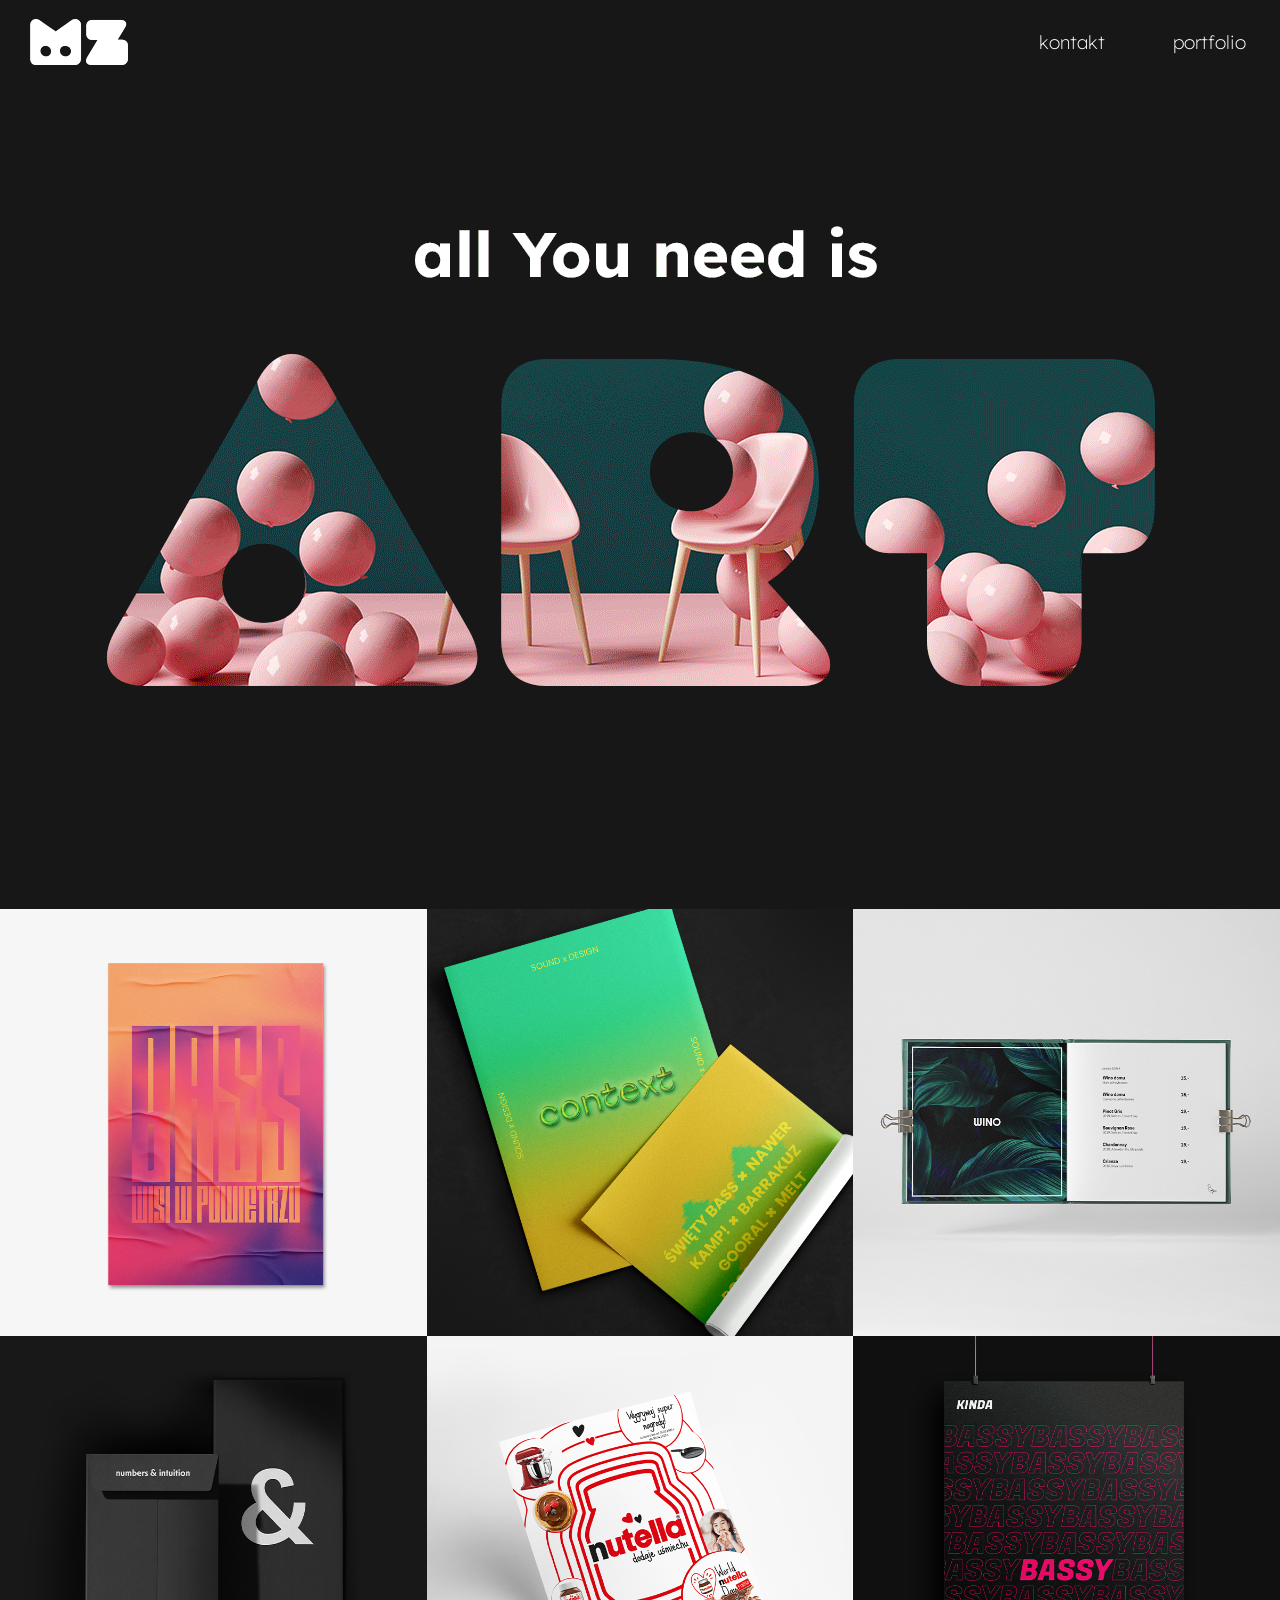
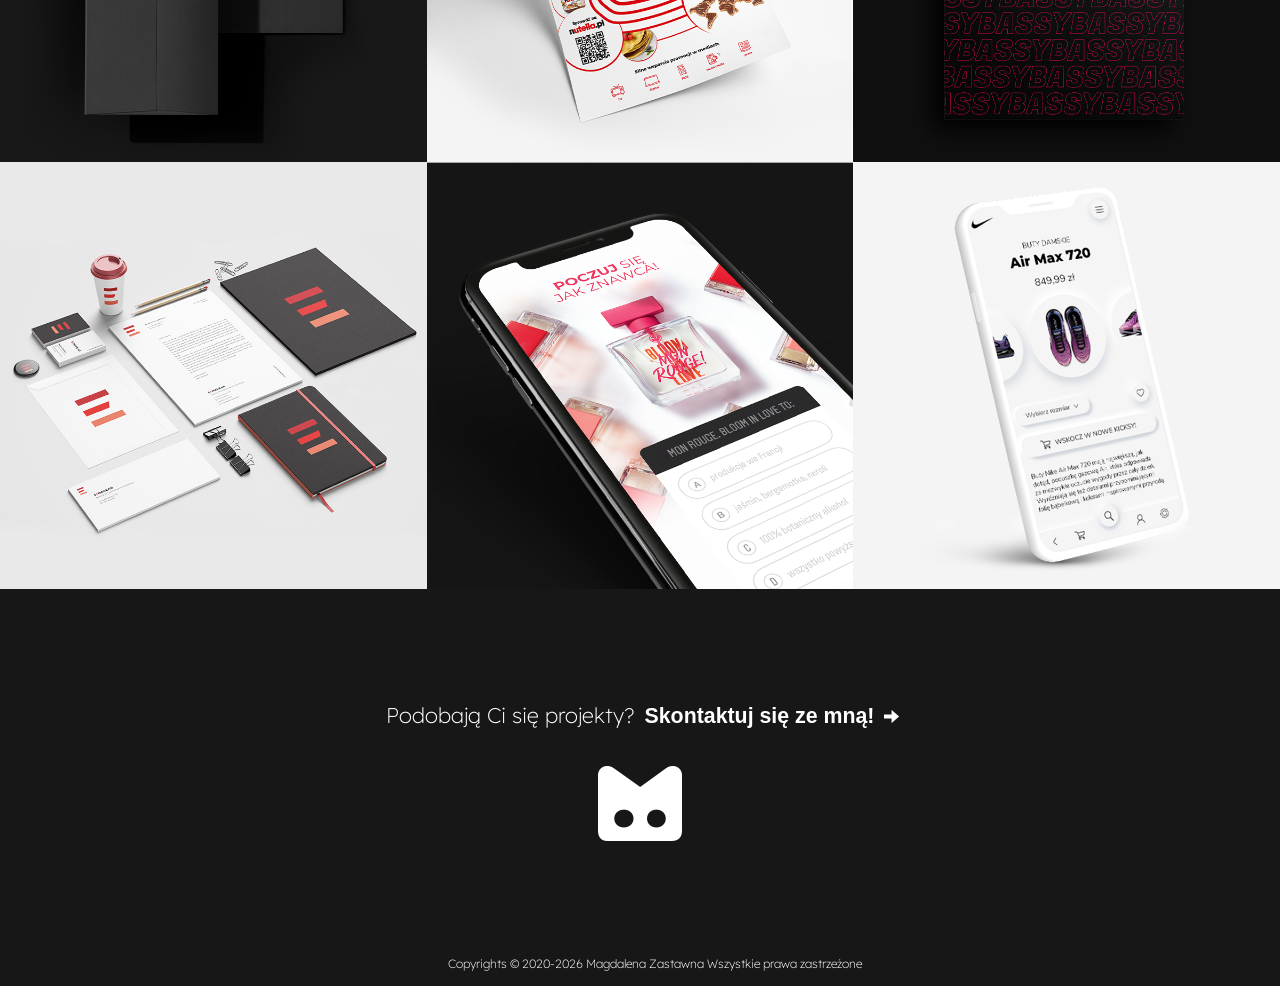
<file: index.html>
<html>
<head>
	<meta charset="UTF-8">
	<meta name="viewport" content="width=device-width, initial-scale=1">
<meta name="keywords" content="Graphic design, projektowanie graficzne, branding, logo, website">
<meta content="Graphic Design - projektowanie graficzne - logo, branding, webdesign, ads design, art." name="description">
<title> Magdalena Zastawna - Graphic Designer</title>
</head>
<body>
	<div class="header">
		
	<div class="nav">
		<ul class="nav-list">
<li class="nav-item2">
<a href="index.html"><h1><img alt="Magdalena Zastawna Graphic Designer" src="img/logo.png"></h1></a>
</li>
<li class="nav-item">
<div id="button"><a href="#portfolio" class="btn">portfolio</a></div>
</li>
<li class="nav-item">
<a href="kontakt.html" class="btn" title="Kontakt">kontakt</a>
</li>
</ul>
		</div>
<center><div class="gif"><img src="img/art.gif"></div></center>

	</div>


	
	<div id="myDiv"></div><a id="portfolio">
	<div class="grid">
                    <a href="bass.html"> <figure class="effect-sadie">
                        <img src="img/bass.png" alt="img02"/>
                      	<figcaption class="color7">
                            <h2>BASS</h2>
                            <p>Bass wisi w powietrzu. Seria plakatów typograficznych</p>
                            
                        </figcaption>        
                    </figure></a>
                    <a href="context.html"><figure class="effect-sadie">
                        <img src="img/context_sg.png" alt="img14"/>
                        <figcaption class="color8">
                            <h2>Context</h2>
                            <p>Identyfikacja wizualna festiwalu</p>
                           
                        </figcaption>
                    </figure>  </a> 
                   <a href="branding-krakowski-spleen.html"> <figure class="effect-sadie">
                        <img src="img/branding-krakowski-spleen.jpg" alt="img02"/>
                        <figcaption class="color3">
                            <h2>Krakowski Spleen</h2>
                            <p>Branding pubu zainspirowany utworem Krakowski Spleen</p>
                           
                        </figcaption>           
                    </figure>   </a>     
                </div>


	<div class="grid">
                    <a id="website" href="branding-nbrs.html"><figure class="effect-sadie">
                        <img src="img/nbrs.png" alt="img14"/>
                        <figcaption class="color2">
                            <h2>numbers & intuition</h2>
                            <p>Identyfikacja wizualna agencji marketingu&nbsp360</p>
                           
                        </figcaption>
                    </figure>  </a> 
                    <a href="nutella.html"><figure class="effect-sadie">
                        <img src="img/nutella.png" alt="img14"/>
                        <figcaption class="color5">
                            <h2>NUTELLA®</h2>
                            <p>Obsługa graficzna w zakresie online oraz offline</p>
                           
                        </figcaption>
                    </figure> </a>
                    <a href="kinda-bassy.html"><figure class="effect-sadie">
                        <img src="img/bassy.png" alt="img02"/>
                        <figcaption class="color6">
                            <h2>kinda bassy</h2>
                            <p>Seria plakatów typograficznych</p>
                            
                        </figcaption>           
                    </figure>  </a>      
                </div>

	<div class="grid">
                    <a id="ads" href="rebranding-semahead.html"><figure class="effect-sadie">
                        <img src="img/rebranding-semahead.jpg" alt="img02"/>
                      
                        	<figcaption class="color1">
                            <h2>Semahead</h2>
                            <p>Rebranding agencji performance marketingu&nbsp360</p>
                            
                        </figcaption>        
                    </figure></a>
                    <a href="social-media-post-design.html"><figure class="effect-sadie">
                        <img src="img/social-media-design.png" alt="img02"/>
                        <figcaption class="color4">
                            <h2>Social Media</h2>
                            <p>Kreacje graficzne na platformy Social Media</p>
                            
                        </figcaption>
                    </figure>  </a> 
                    <a href="nike-app-design.html"><figure class="effect-sadie">
                        <img src="img/nike-app-design.jpg" alt="img02"/>
                        <figcaption class="color9">
                            <h2>nike app</h2>
                            <p>Projekt aplikacji sklepu Nike w stylu neumorfizm</p>
                           
                        </figcaption>           
                    </figure> </a>       
                </div>

	
                <div class="kontakt">
                <p><a href="kontakt.html">Podobają Ci się projekty? <span class="btn">Skontaktuj się ze mną!</span></a></p><div class="arrow"><a href="kontakt.html"><img src="img/arrow-white.png"></a></div>
                	<div class="kontakt-icon"><img src="img/kontakt-white.png"></div>

                </div>
<footer>
	<p>Copyrights © 2020-2026 Magdalena Zastawna Wszystkie prawa zastrzeżone</p>
</footer>

		<link rel="preconnect" href="https://fonts.googleapis.com">
<link rel="preconnect" href="https://fonts.gstatic.com" crossorigin>
<link href="https://fonts.googleapis.com/css2?family=Lexend+Deca:wght@200;300;700&display=swap" rel="stylesheet">
		<link rel="stylesheet" type="text/css" href="css/style.css">
      

<script>
  const navlink = document.querySelectorAll("#button a");
  navlink.forEach(elem => elem.addEventListener("click", smoothscroll));
  function smoothscroll(event){
    event.preventDefault();
    const targetId = event.currentTarget.getAttribute("href");
    window.scrollTo({
      top: document.querySelector(targetId).offsetTop,
      behavior: "smooth"
    })
  }

</script>

</body>
</html>
</file>
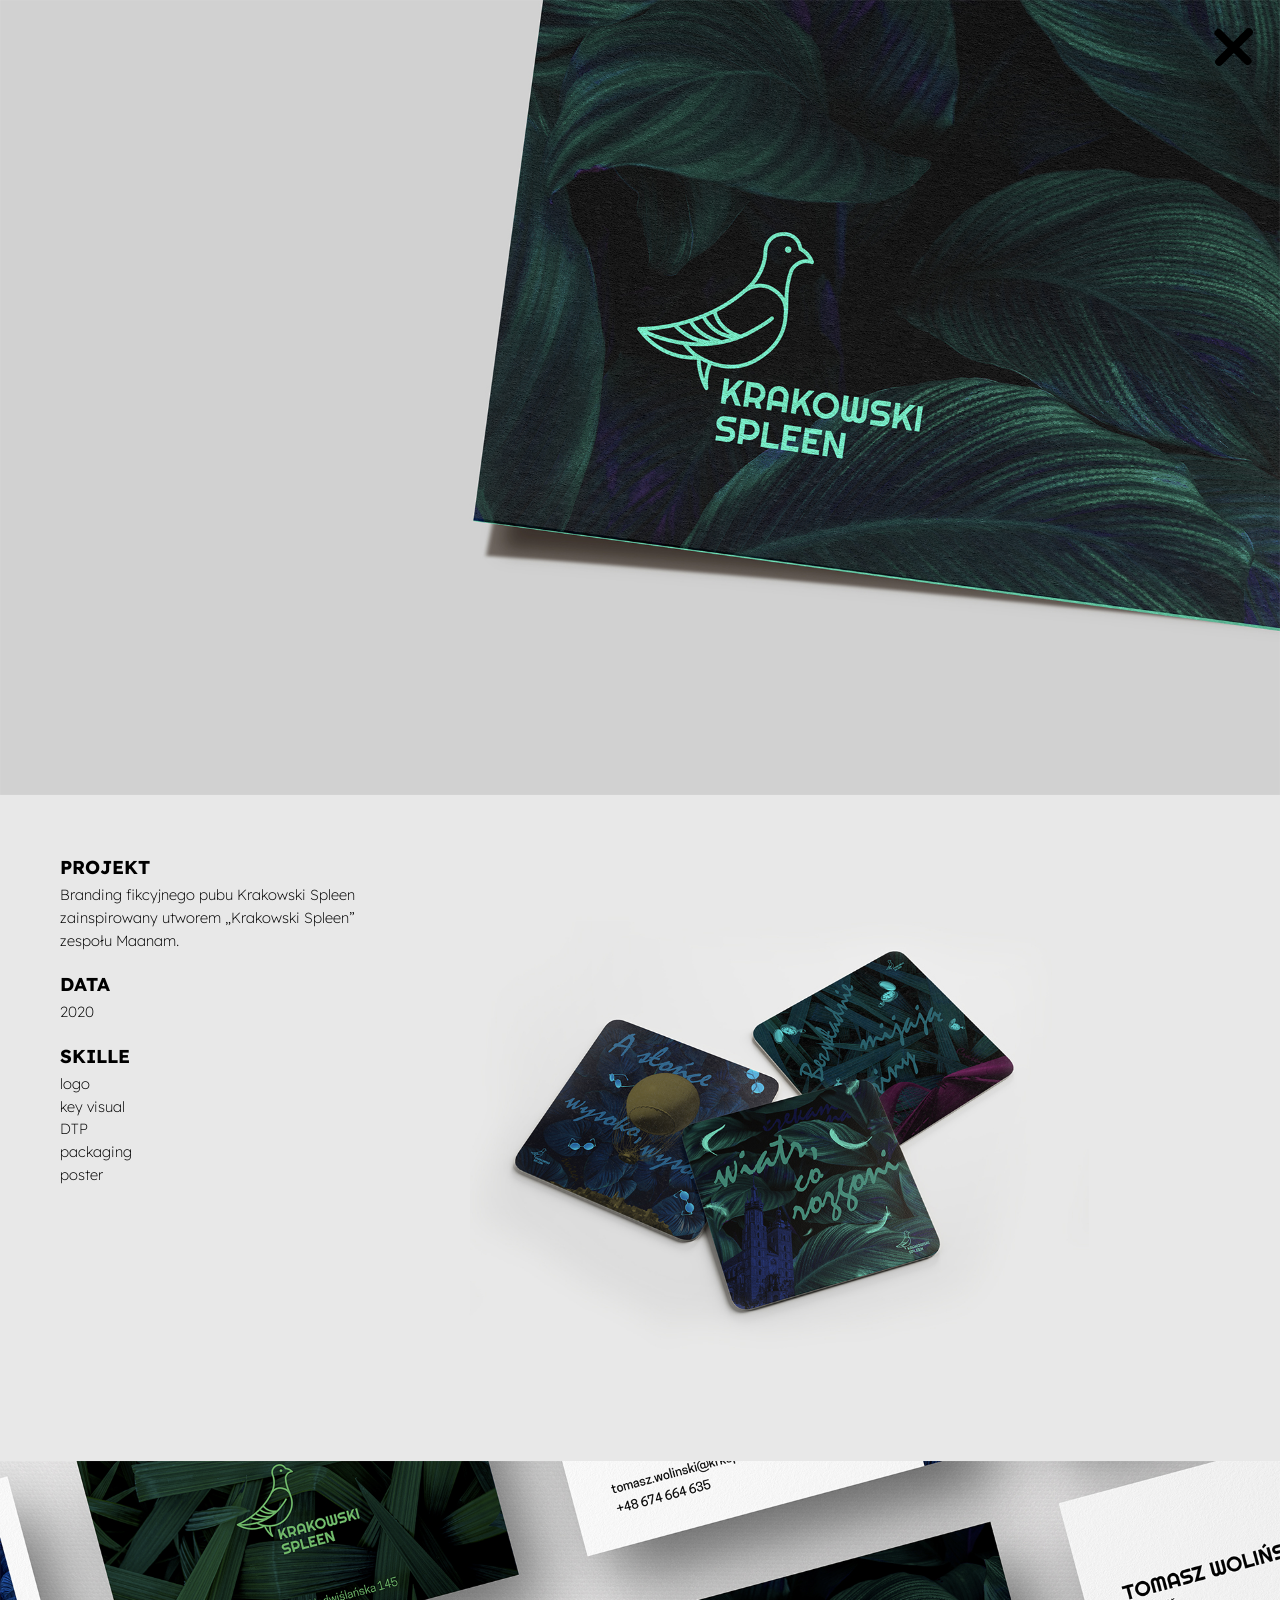
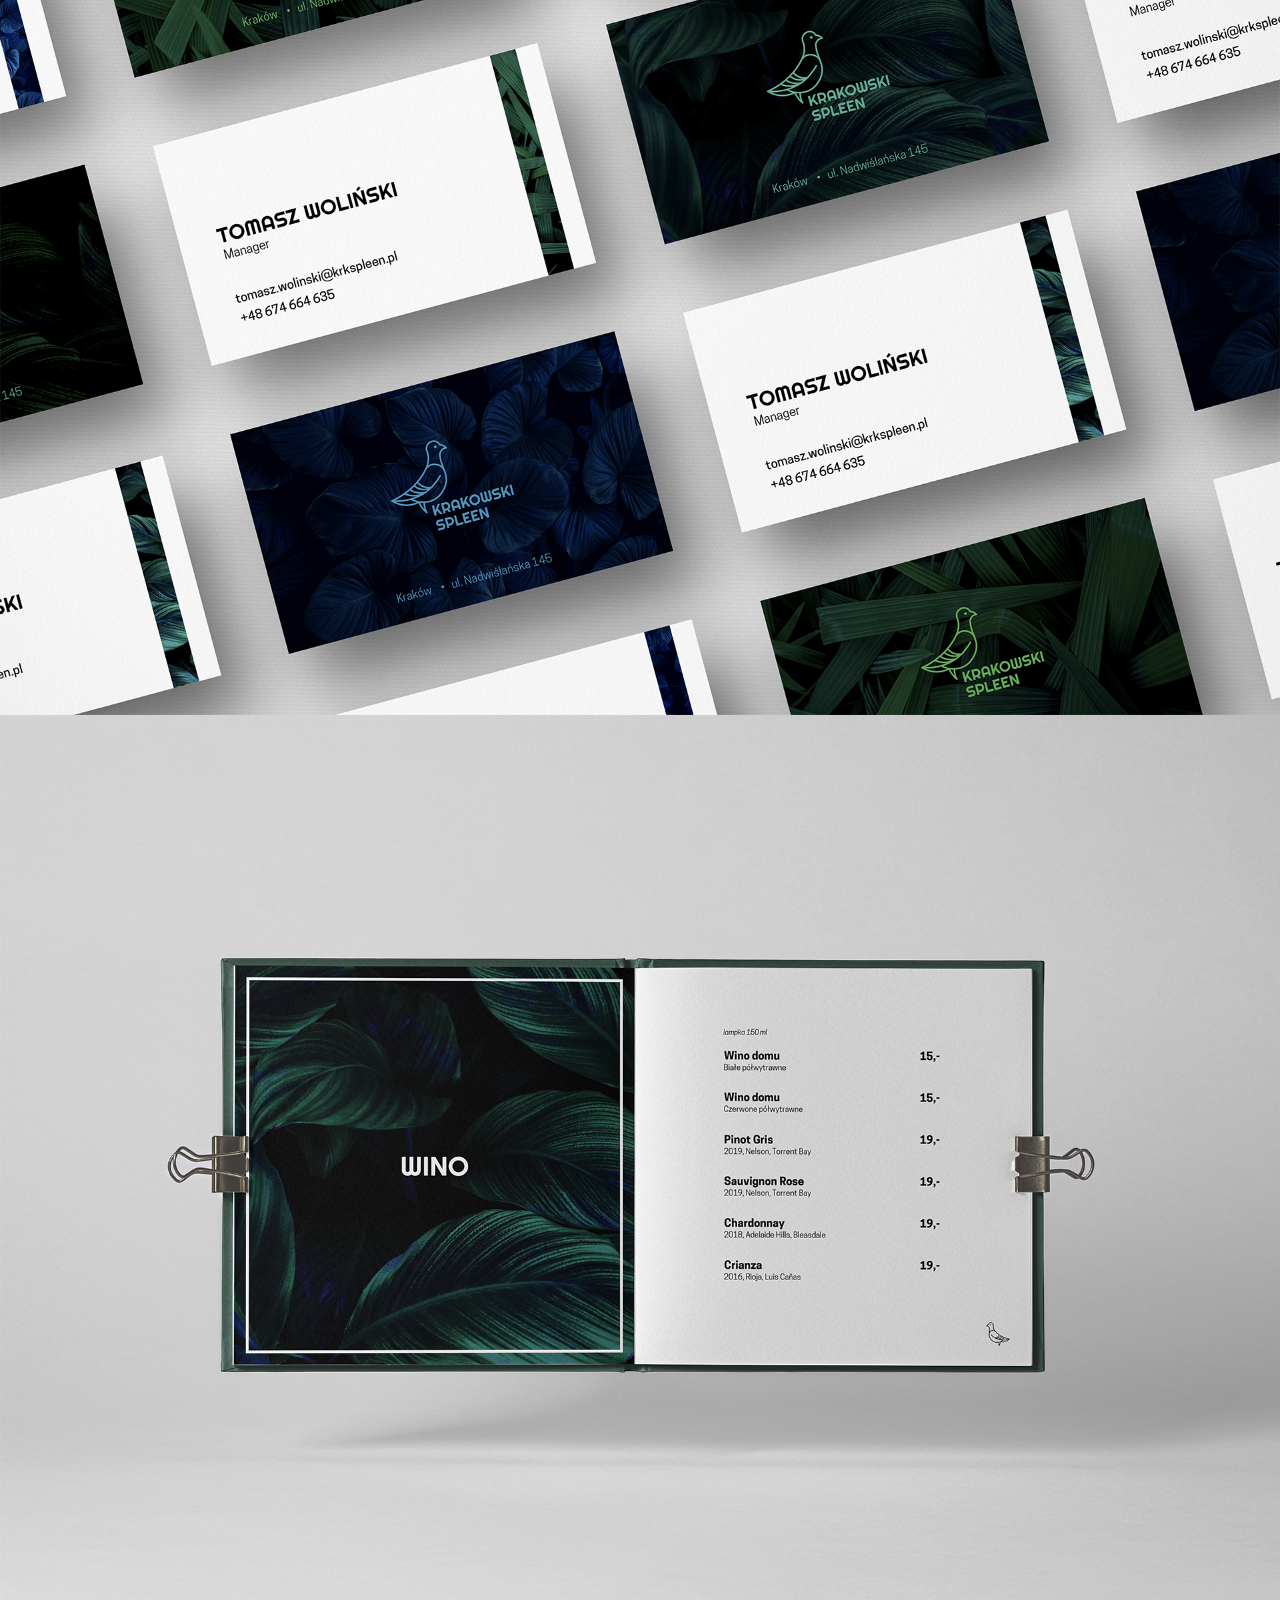
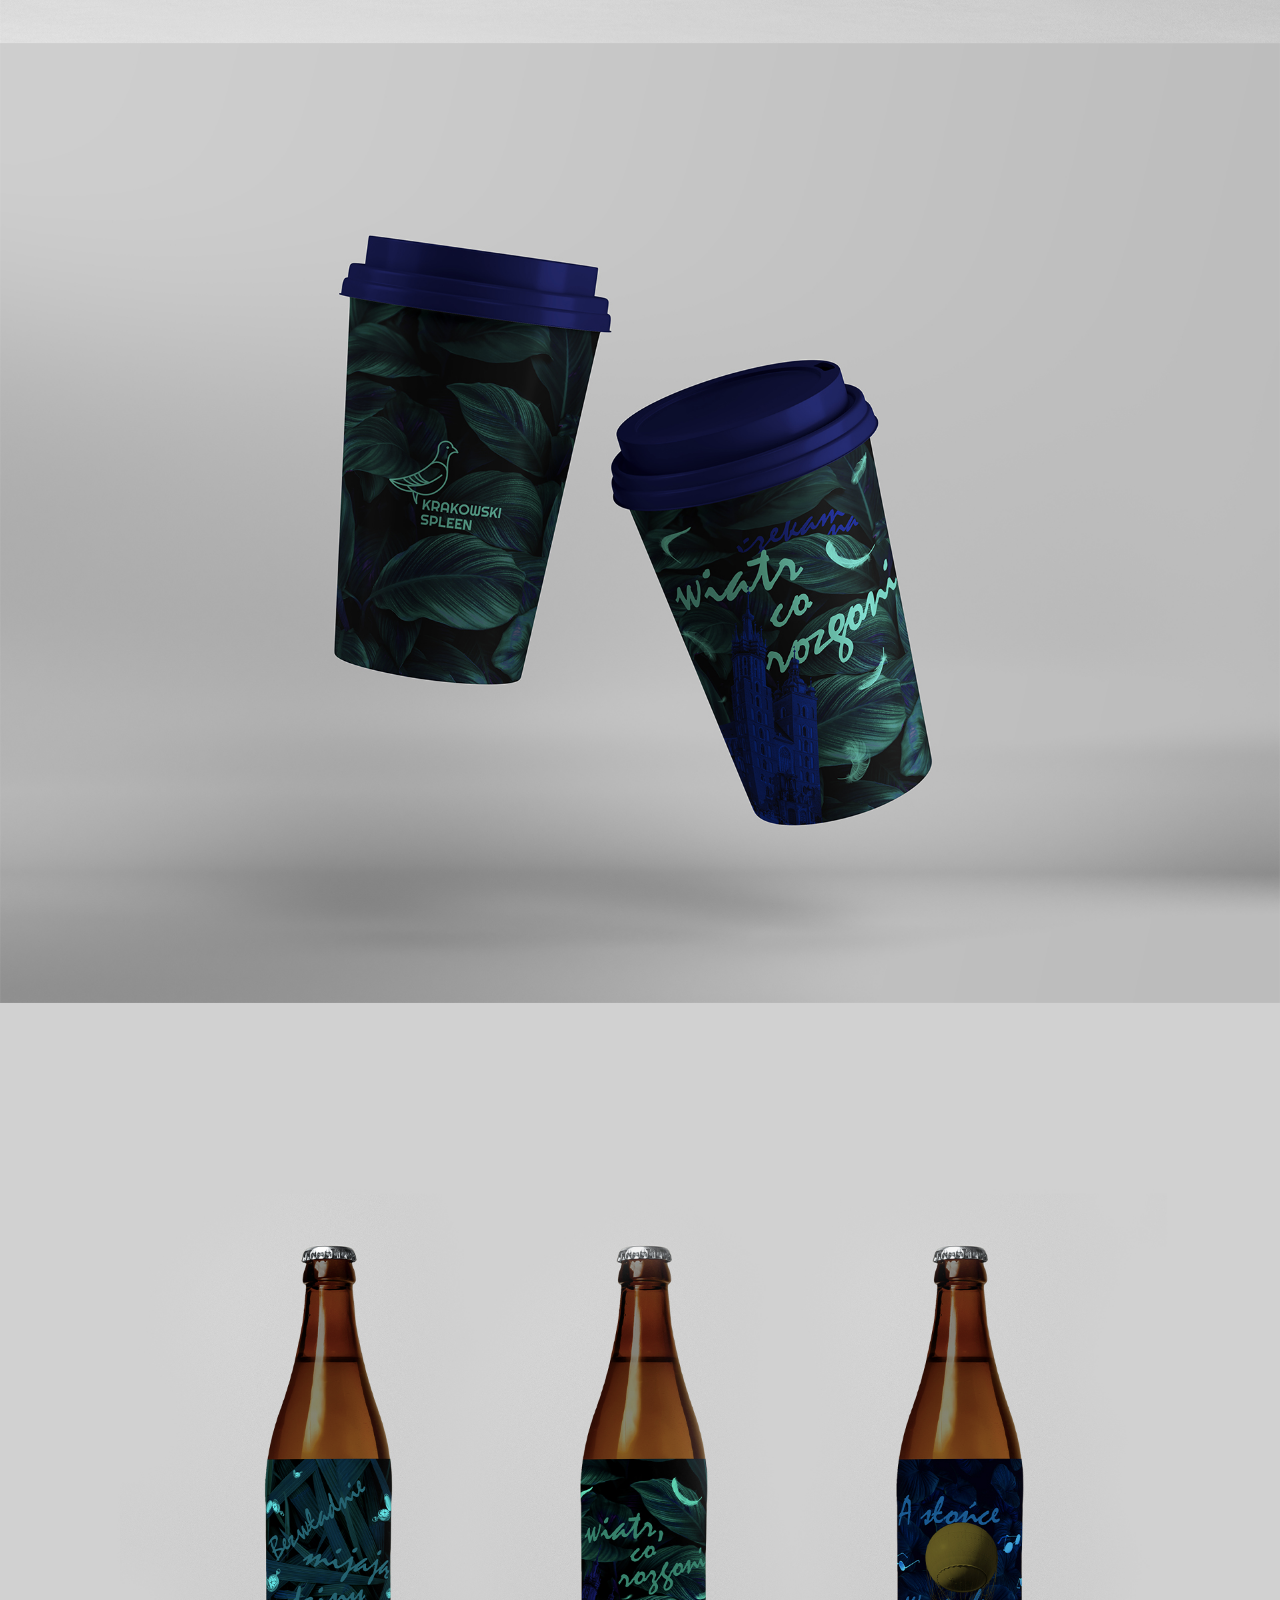
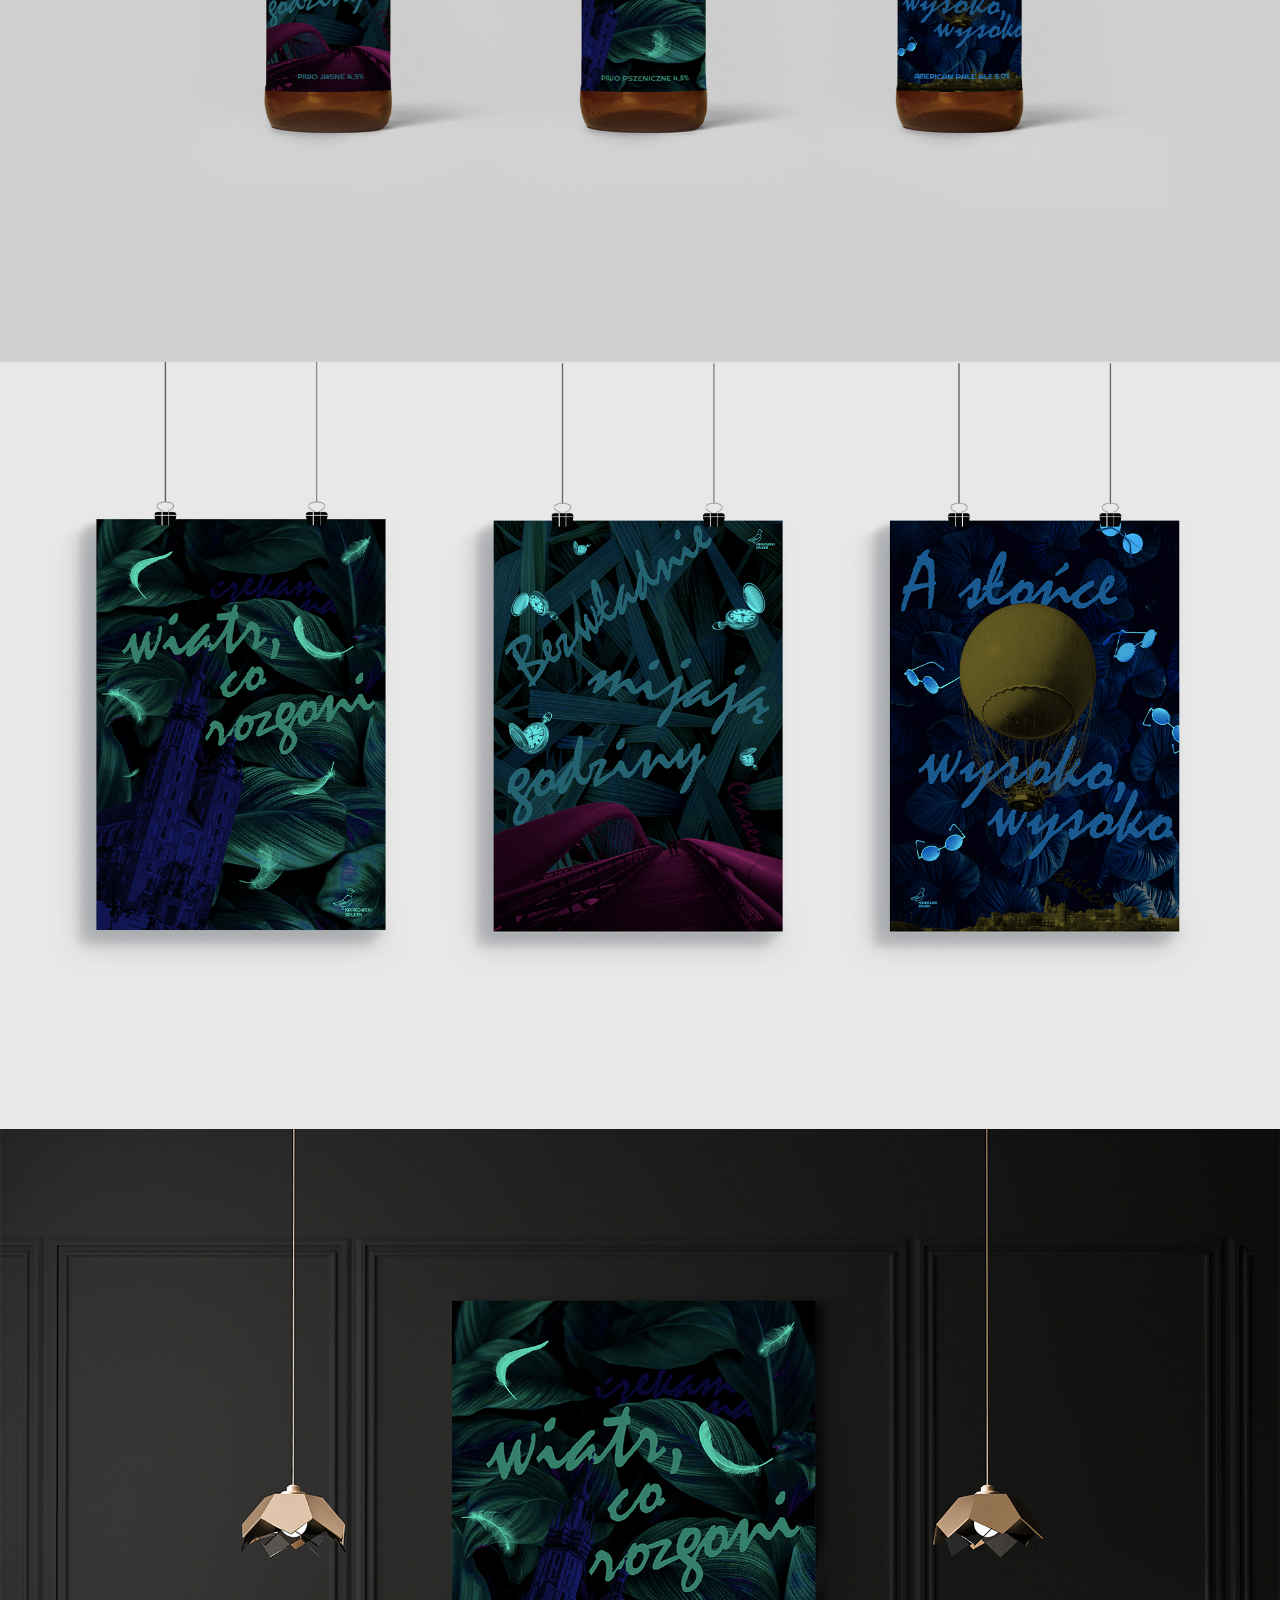
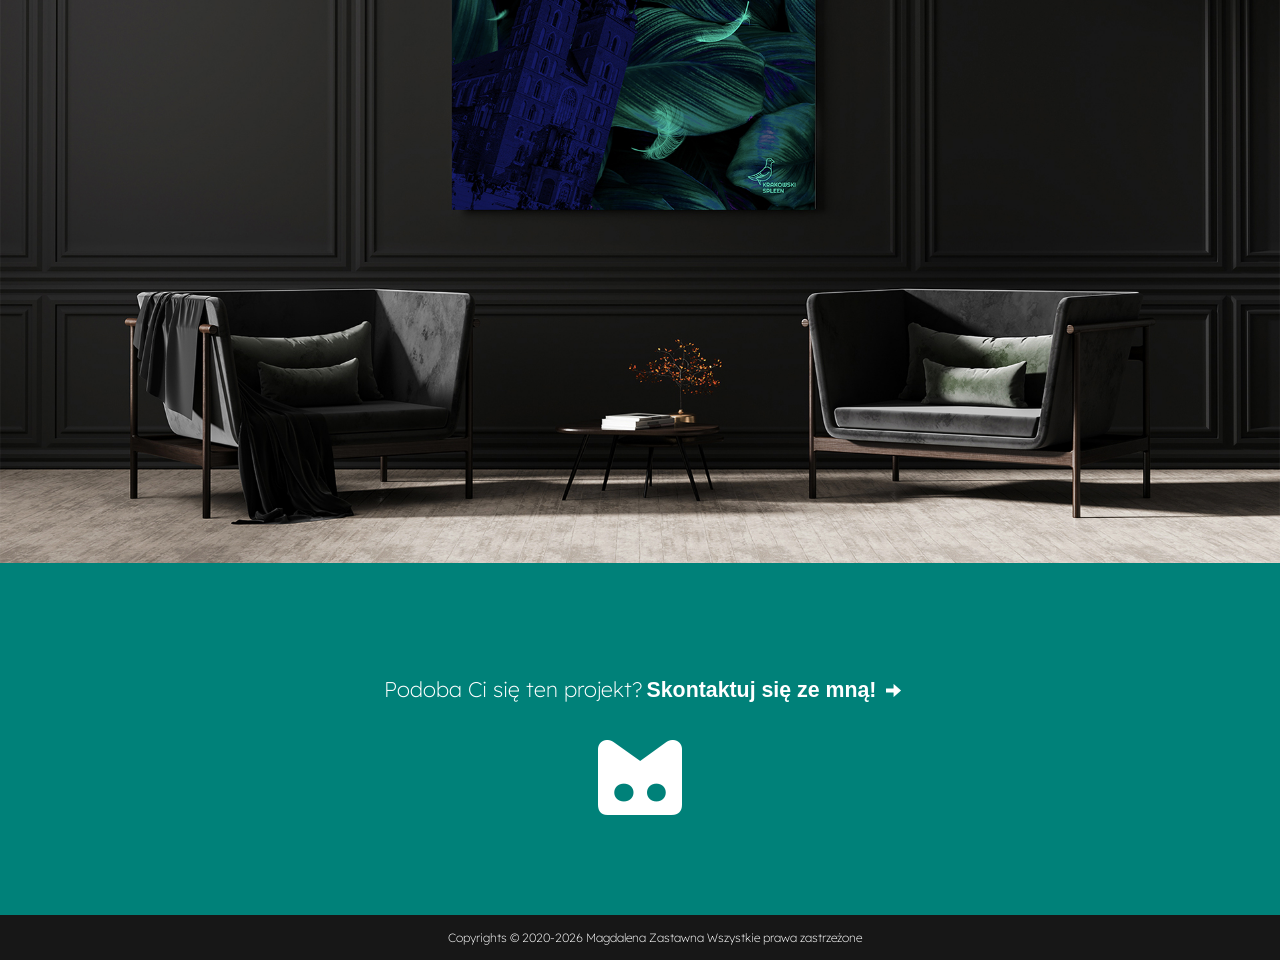
<file: branding-krakowski-spleen.html>
<html>
<head>
	<meta charset="UTF-8">
	<meta name="viewport" content="width=device-width, initial-scale=1">
<meta name="keywords" content="Graphic design, projektowanie graficzne, branding, logo, website">
<meta content="Graphic Design - projektowanie graficzne - logo, branding, webdesign, ads design, art." name="description">
<title>Branding pubu Krakowski Spleen</title>
</head>
<body>
	<div class="close"><a href="index.html#portfolio" class="close-btn"><div id="icon" class="Icon">
  <span></span>
  <span></span>
  <span></span>
</div></a></div>
<div class="portfolio">
	<h1><img src="img/spleen/spleen1.jpg" alt="Branding Krakowski Spleen"></h1>
	<div class="description">
	<div class="description-column">
		<div class="paragraf"><h3>PROJEKT</h3>
		<p>Branding fikcyjnego pubu Krakowski Spleen zainspirowany utworem „Krakowski Spleen”
zespołu Maanam.</p></div>
		<div class="paragraf"><h3>DATA</h3>
		<p>2020</p></div>
		<div class="paragraf"><h3>SKILLE</h3>
		<p>logo<br>
key visual<br>
DTP<br>
packaging<br>
poster</p></div></div>
<div class="description-img"><img src="img/spleen/spleen2.jpg"></div></div>
	<img src="img/spleen/spleen3.jpg">
	<img src="img/spleen/spleen4.jpg">
	<img src="img/spleen/spleen5.jpg">
	<img src="img/spleen/spleen6.jpg">
	<img src="img/spleen/spleen7.jpg">
	<img src="img/spleen/spleen8.jpg">
</div>


	<div class="kontakt"><div class="bg-spleen">
                <p><a class="spleen" href="kontakt.html">Podoba Ci się ten projekt?<span class="btn2">Skontaktuj się ze mną!</span></a></p><div class="arrow"><a href="kontakt.html"><img src="img/arrow-white.png"></a></div>
                	<div class="kontakt-icon"><img src="img/kontakt-white.png"></div>

                </div></div>
	<footer>
	<p>Copyrights © 2020-2026 Magdalena Zastawna Wszystkie prawa zastrzeżone</p>
</footer>

		<link rel="preconnect" href="https://fonts.googleapis.com">
<link rel="preconnect" href="https://fonts.gstatic.com" crossorigin>
<link href="https://fonts.googleapis.com/css2?family=Lexend+Deca:wght@200;300;700&display=swap" rel="stylesheet">
		<link rel="stylesheet" type="text/css" href="css/style.css">
<script type="text/javascript">
	var icon = document.getElementById("icon");

icon.onmouseenter = function() {
  if (this.className === "Icon") {
    this.className = "Icon open"; 
  } else {
    this.className = "Icon";
  }
};
icon.onmouseleave = function() {
  if (this.className === "Icon open") {
    this.className = "Icon"; 
  } else {
    this.className = "Icon open";
  }
};

</script>
</body>
</html>
</file>
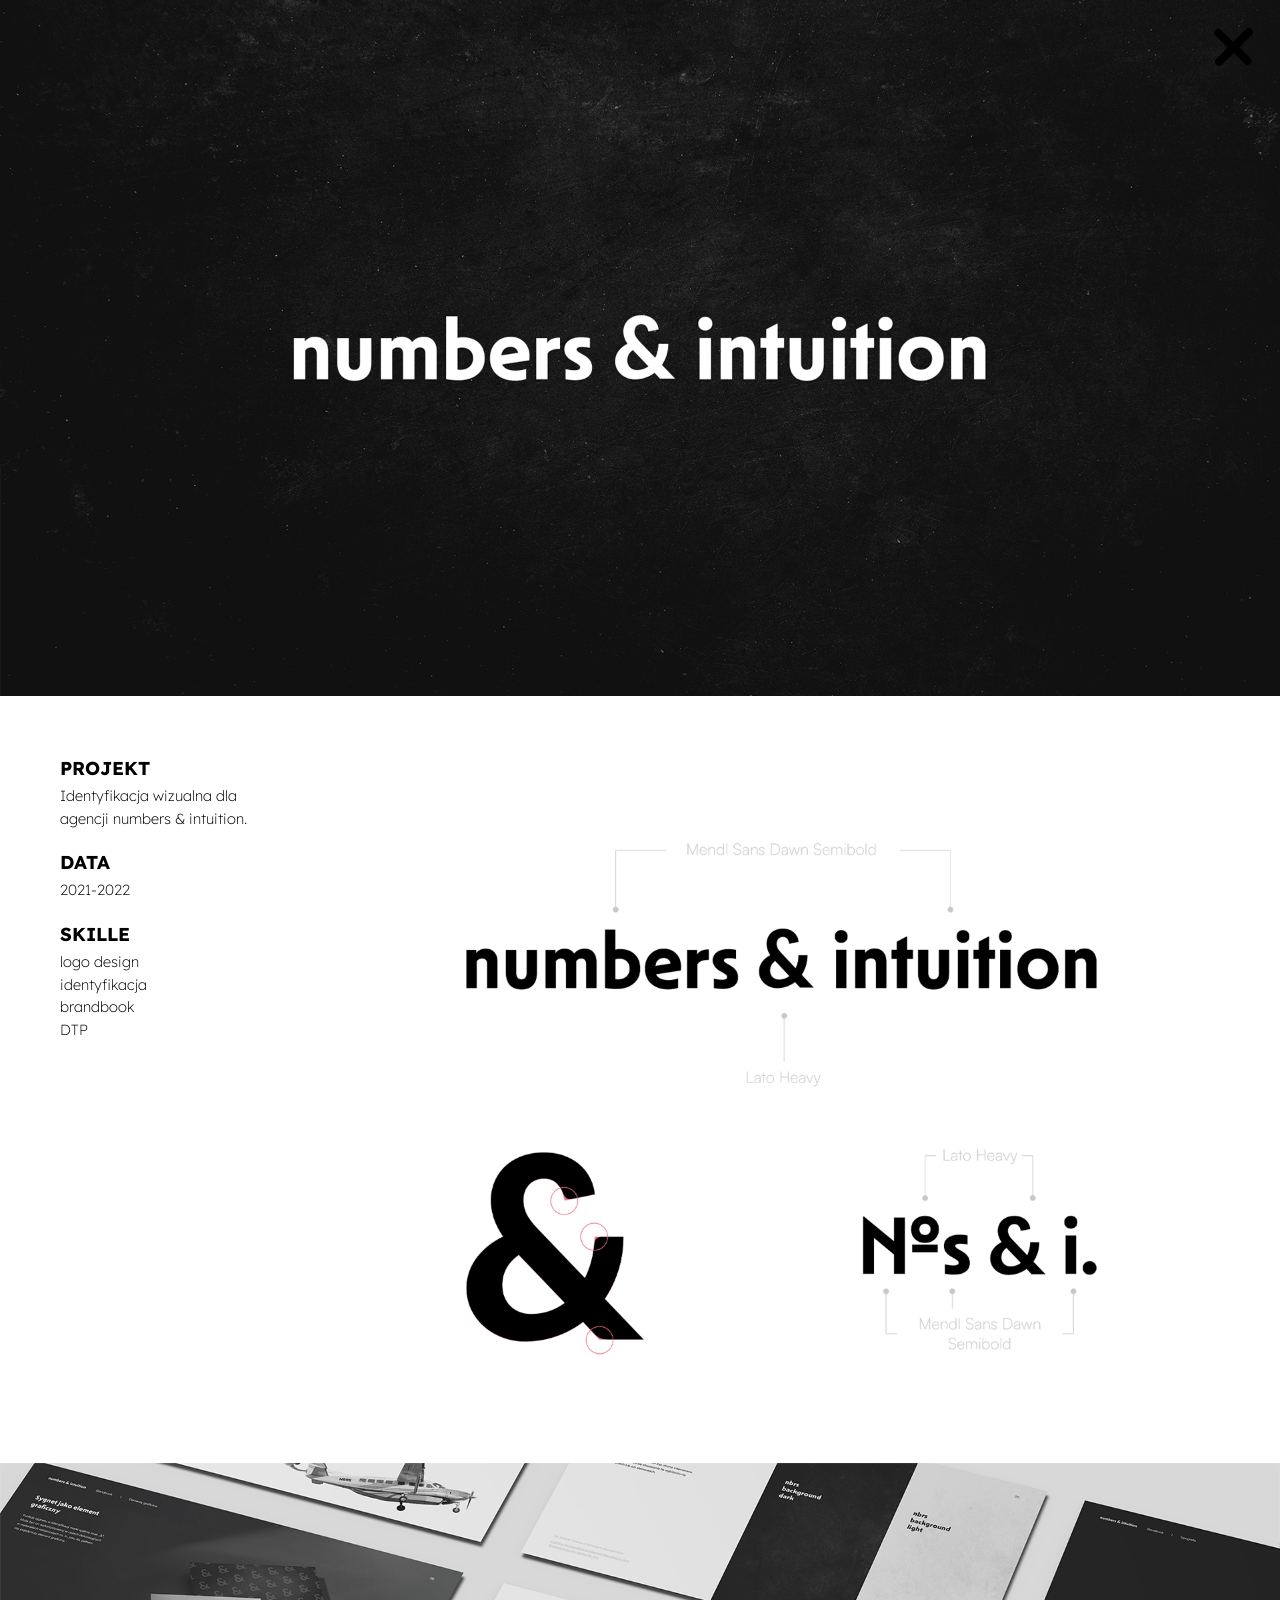
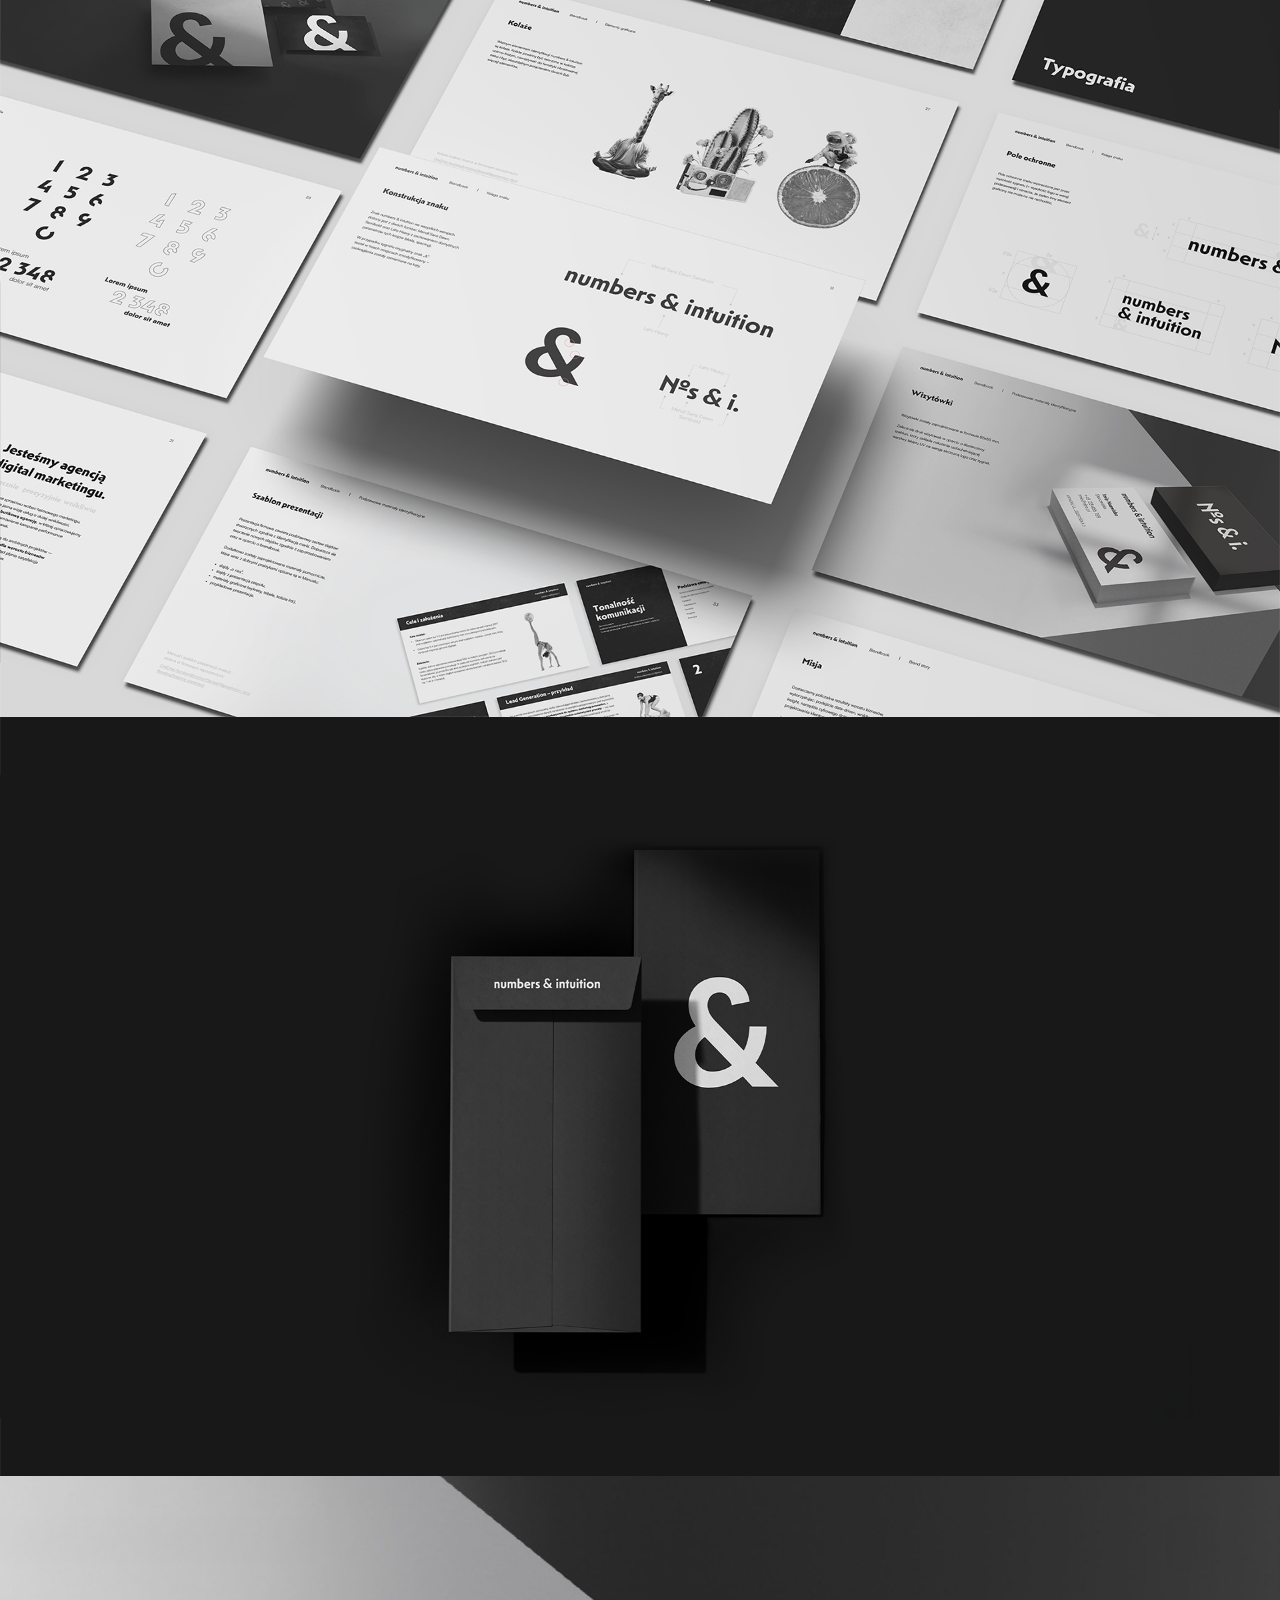
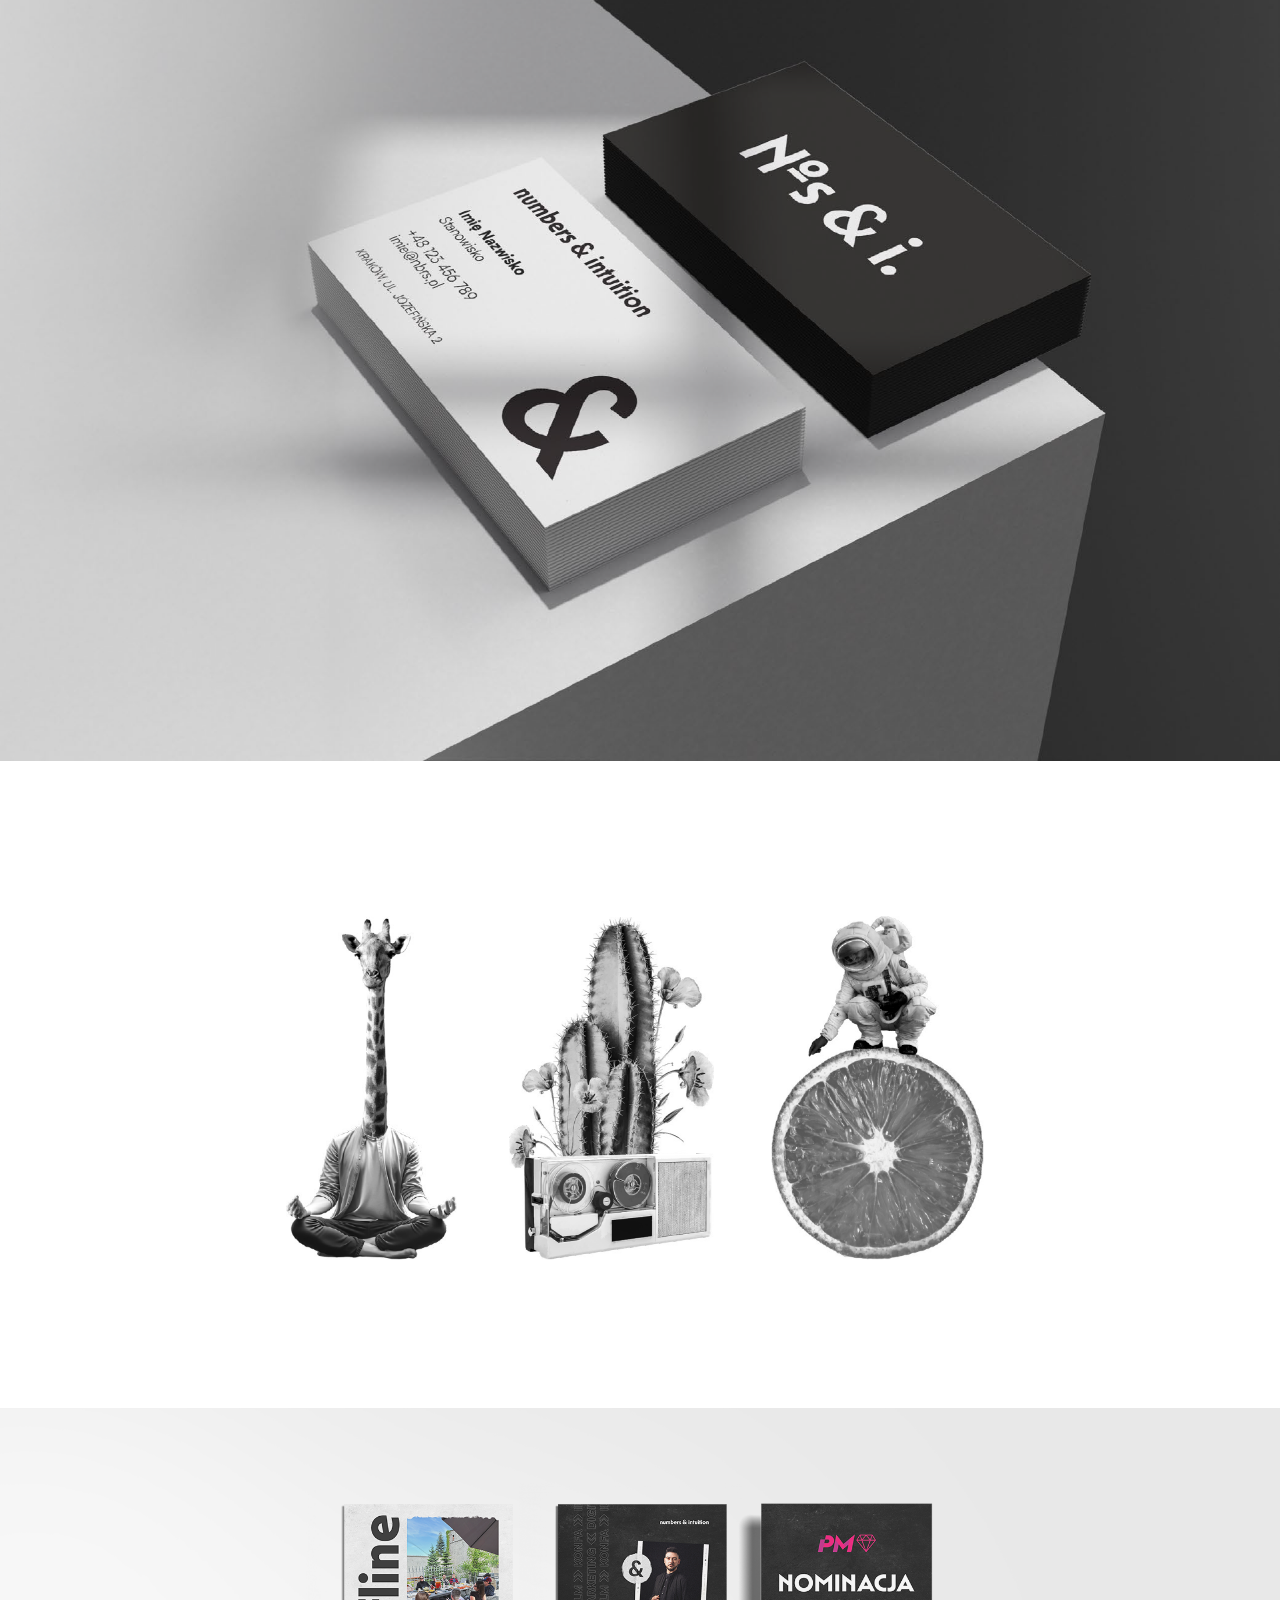
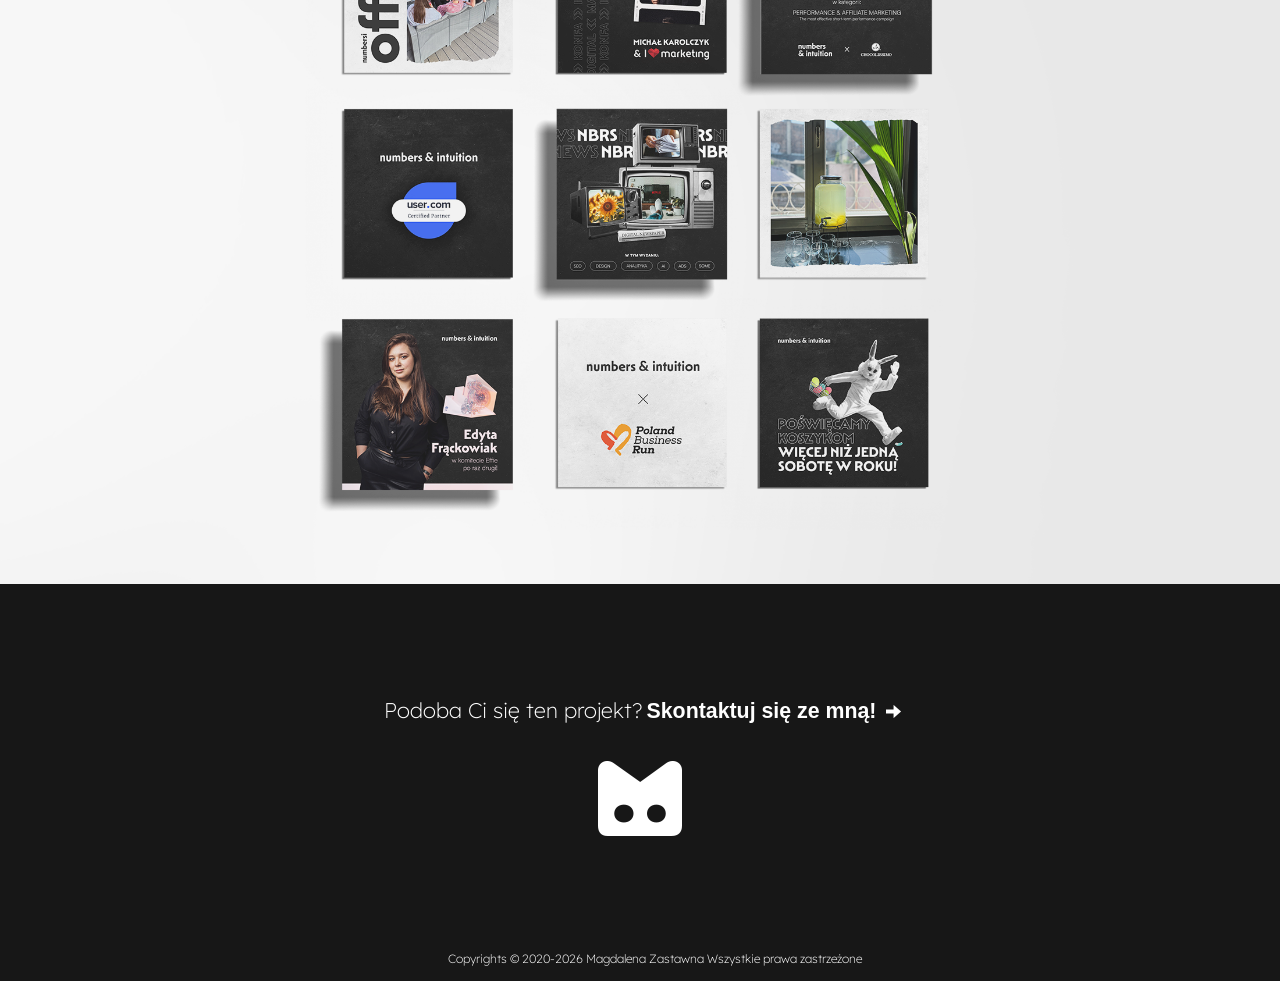
<file: branding-nbrs.html>
<html>
<head>
	<meta charset="UTF-8">
	<meta name="viewport" content="width=device-width, initial-scale=1">
<meta name="keywords" content="Graphic design, projektowanie graficzne, branding, logo, website">
<meta content="Graphic Design - projektowanie graficzne - logo, branding, webdesign, ads design, art." name="description">
<title>Branding agencji numbers & intuition</title>
</head>
<body>
	<div class="close"><a href="index.html#portfolio" class="close-btn"><div id="icon" class="Icon">
  <span></span>
  <span></span>
  <span></span>
</div></a></div>
<div class="portfolio">
	<h1><img src="img/nbrs/nbrs1.png" alt="Branding agencji numbers & intuition"></h1>
	<div class="description">
	<div class="description-column">
		<div class="paragraf"><h3>PROJEKT</h3>
		<p>Identyfikacja wizualna dla<br> agencji numbers & intuition.</p></div>
		<div class="paragraf"><h3>DATA</h3>
		<p>2021-2022</p></div>
		<div class="paragraf"><h3>SKILLE</h3>
		<p>logo design<br>
identyfikacja<br>
brandbook<br>
DTP</p></div></div>
<div class="description-img"><img src="img/nbrs/nbrs2.png"></div></div>
	<img src="img/nbrs/nbrs3.png">
	<img src="img/nbrs/nbrs4.png">
	<img src="img/nbrs/nbrs5.png">
	<img src="img/nbrs/nbrs6.png">
	<img src="img/nbrs/nbrs7.png">
</div>


	<div class="kontakt"><div class="bg-forum">
                <p><a class="forum" href="kontakt.html">Podoba Ci się ten projekt?<span class="btn2">Skontaktuj się ze mną!</span></a></p><div class="arrow"><a href="kontakt.html"><img src="img/arrow-white.png"></a></div>
                	<div class="kontakt-icon"><img src="img/kontakt-white.png"></div>

                </div></div>
	<footer>
	<p>Copyrights © 2020-2026 Magdalena Zastawna Wszystkie prawa zastrzeżone</p>
</footer>

		<link rel="preconnect" href="https://fonts.googleapis.com">
<link rel="preconnect" href="https://fonts.gstatic.com" crossorigin>
<link href="https://fonts.googleapis.com/css2?family=Lexend+Deca:wght@200;300;700&display=swap" rel="stylesheet">
		<link rel="stylesheet" type="text/css" href="css/style.css">
<script type="text/javascript">
	var icon = document.getElementById("icon");

icon.onmouseenter = function() {
  if (this.className === "Icon") {
    this.className = "Icon open"; 
  } else {
    this.className = "Icon";
  }
};
icon.onmouseleave = function() {
  if (this.className === "Icon open") {
    this.className = "Icon"; 
  } else {
    this.className = "Icon open";
  }
};

</script>
</body>
</html>
</file>
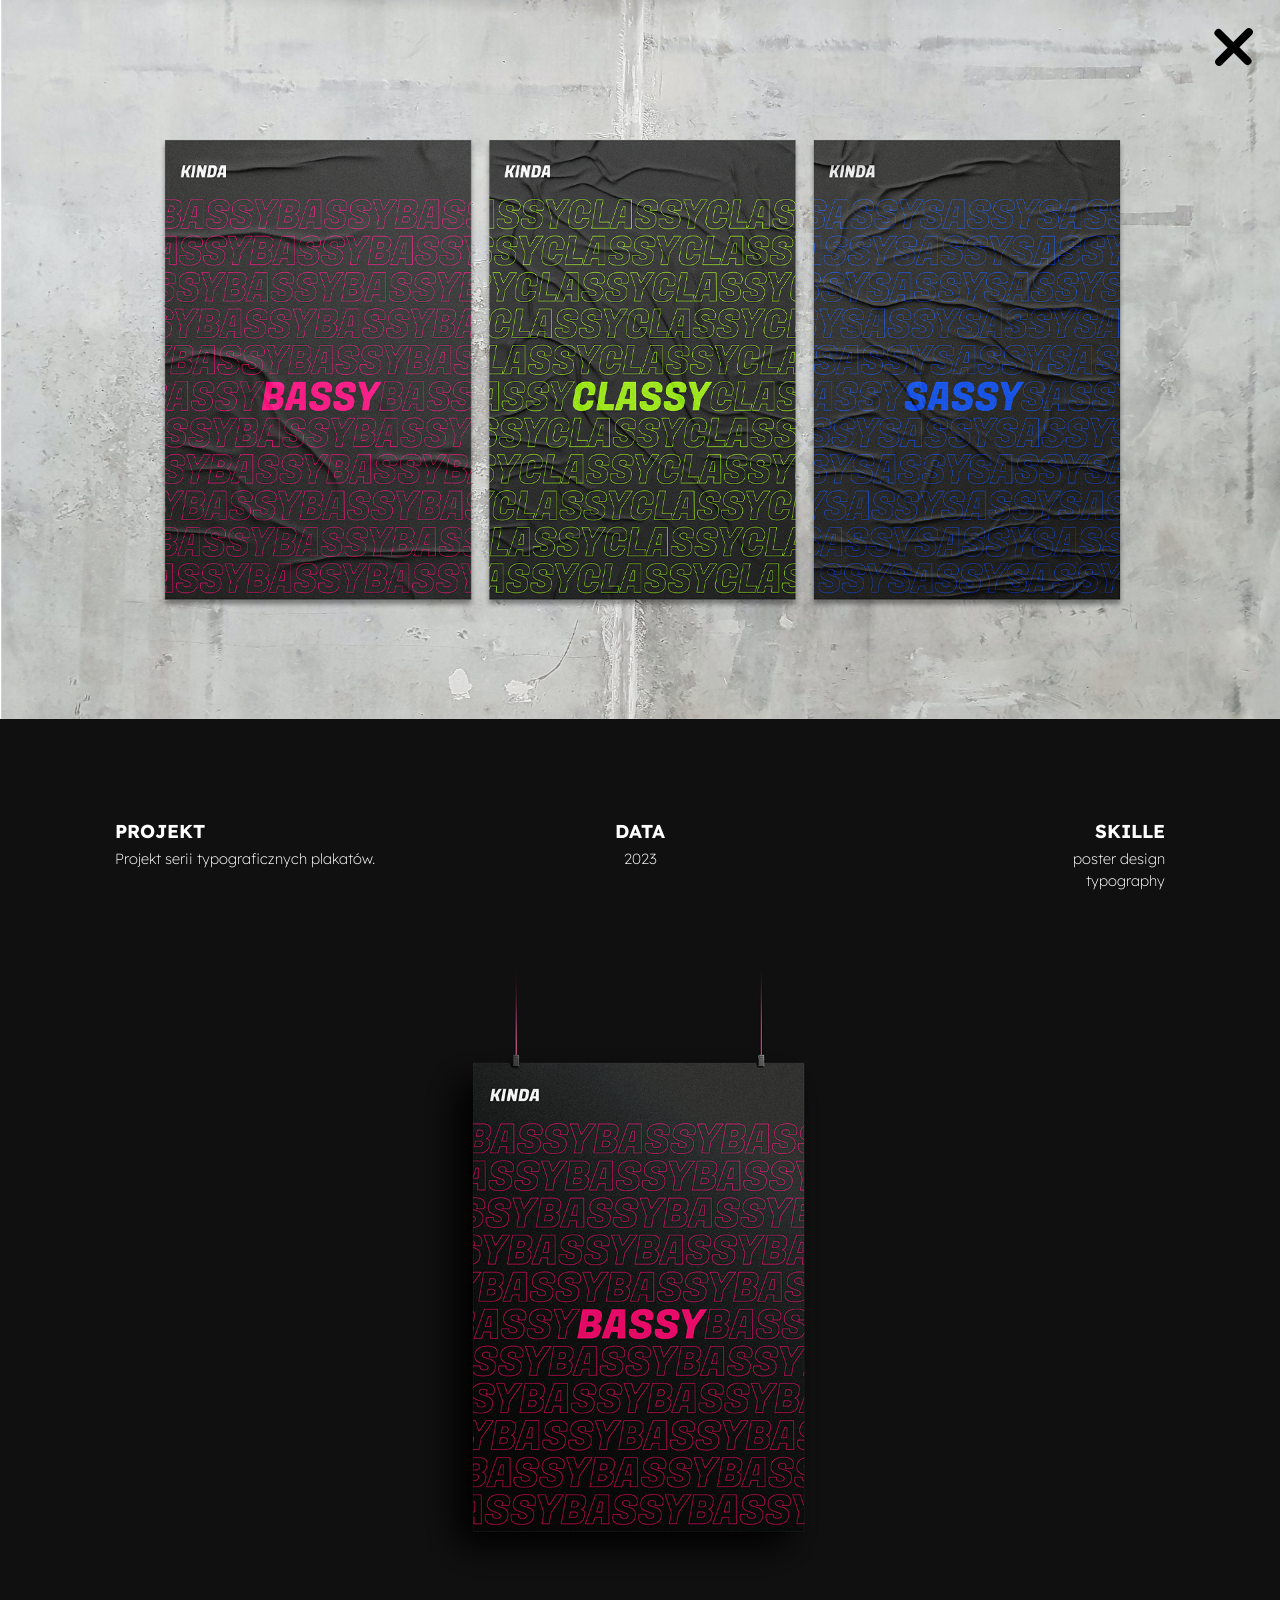
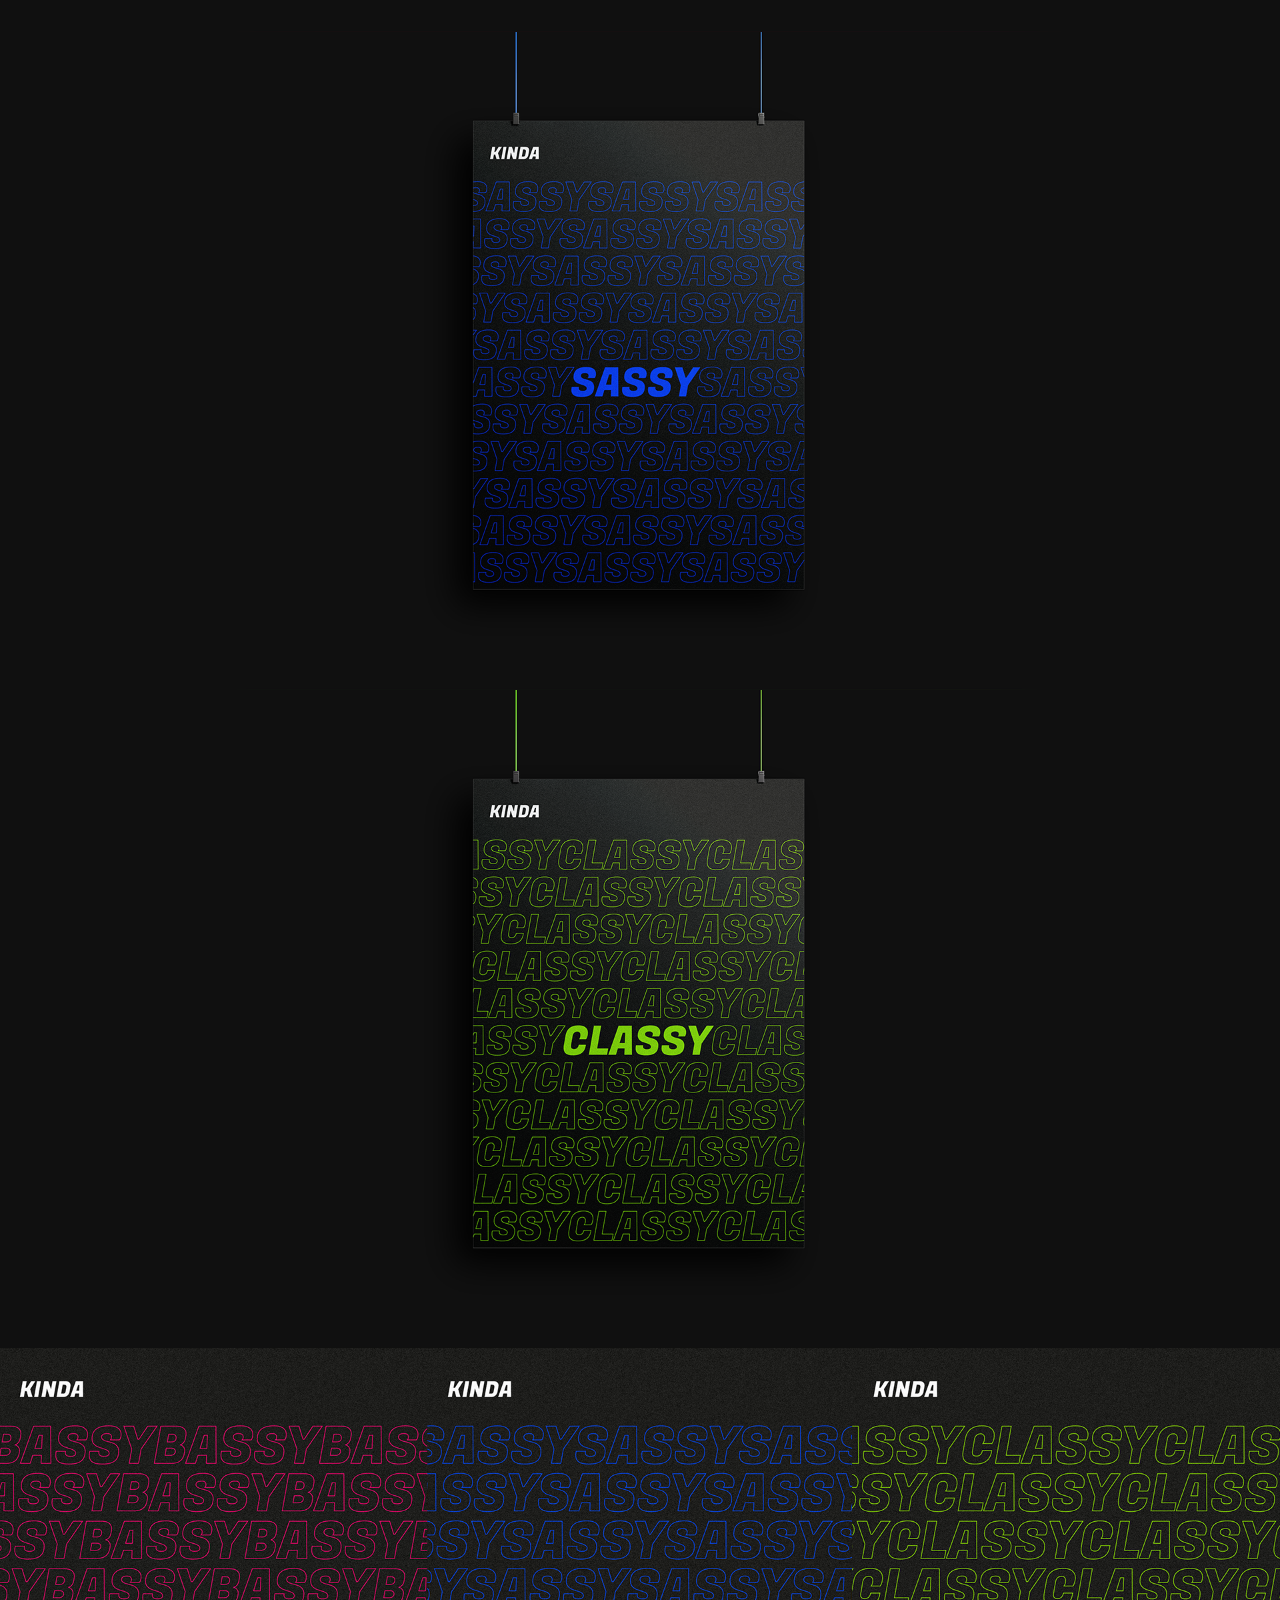
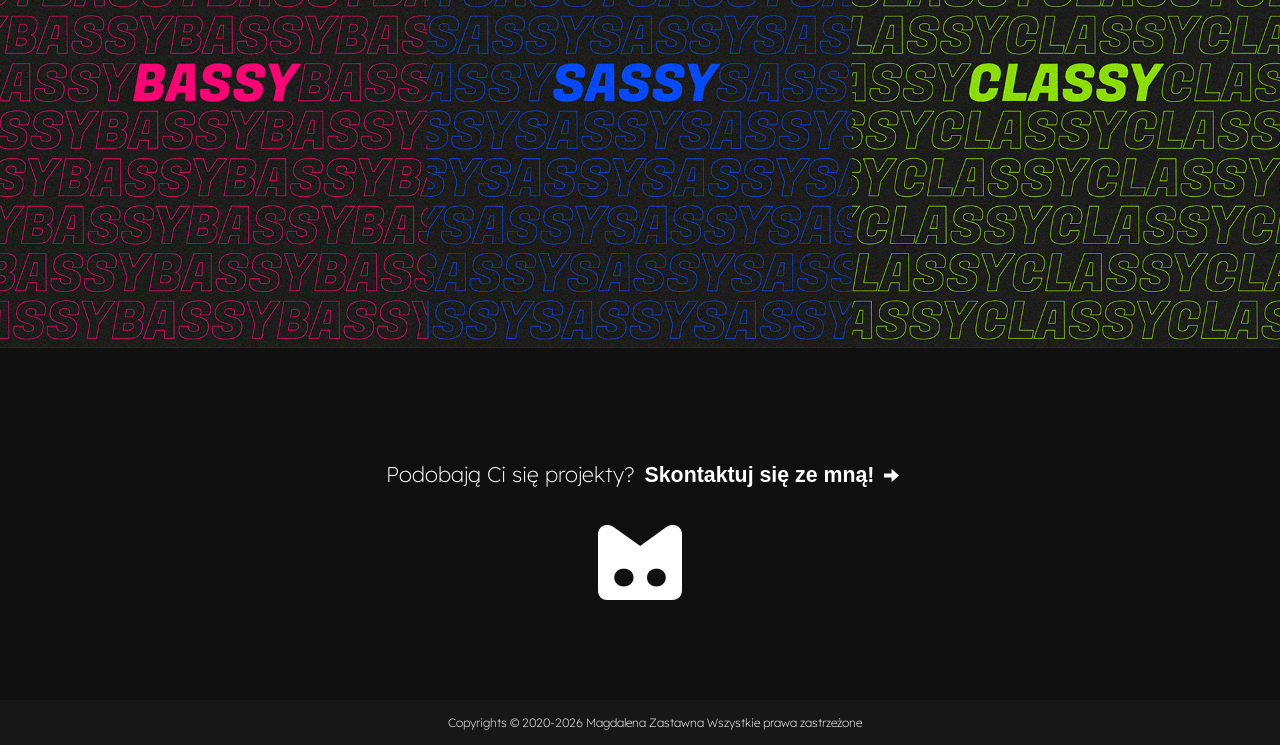
<file: kinda-bassy.html>
<html>
<head>
	<meta charset="UTF-8">
	<meta name="viewport" content="width=device-width, initial-scale=1">
<meta name="keywords" content="Graphic design, projektowanie graficzne, branding, logo, website">
<meta content="Graphic Design - projektowanie graficzne - logo, branding, webdesign, ads design, art." name="description">
<title>Kinda bassy</title>
</head>
<body>
	<div class="close"><a href="index.html#ads" class="close-btn"><div id="icon" class="Icon">
  <span></span>
  <span></span>
  <span></span>
</div></a></div>
<div class="portfolio">
	<h1><img src="img/bassy/bassy1.png" alt="Poster design"></h1>
	<div style="background-color: #101010" class="content">
	<div class="description2"><br><br><br>
		<div class="paragraf-left"><h3 style="color: #fff;">PROJEKT</h3>
		<p style="color: #fff;"> Projekt serii typograficznych plakatów.</p></div>
		<div class="paragraf-center"><h3 style="color: #fff;">DATA</h3>
		<p style="color: #fff;">2023</p></div>
		<div class="paragraf-right"><h3 style="color: #fff;">SKILLE</h3>
		<p style="color: #fff;">poster design<br>
typography</p></div><br></div>

	<img src="img/bassy/bassy2.png">
	<img src="img/bassy/bassy3.png">
	<img src="img/bassy/bassy4.png">
	<img src="img/bassy/bassy5.png">
</div></div>


	<div class="kontakt"><div class="bg-kolaz">
                <p><a class="sm" href="kontakt.html">Podobają Ci się projekty? <span class="btn2">Skontaktuj się ze mną!</span></a></p><div class="arrow"><a href="kontakt.html"><img src="img/arrow-white.png"></a></div>
                	<div class="kontakt-icon"><img src="img/kontakt-white.png"></div>

                </div></div>
	<footer>
	<p>Copyrights © 2020-2026 Magdalena Zastawna Wszystkie prawa zastrzeżone</p>
</footer>

		<link rel="preconnect" href="https://fonts.googleapis.com">
<link rel="preconnect" href="https://fonts.gstatic.com" crossorigin>
<link href="https://fonts.googleapis.com/css2?family=Lexend+Deca:wght@200;300;700&display=swap" rel="stylesheet">
		<link rel="stylesheet" type="text/css" href="css/style.css">
<script type="text/javascript">
	var icon = document.getElementById("icon");

icon.onmouseenter = function() {
  if (this.className === "Icon") {
    this.className = "Icon open"; 
  } else {
    this.className = "Icon";
  }
};
icon.onmouseleave = function() {
  if (this.className === "Icon open") {
    this.className = "Icon"; 
  } else {
    this.className = "Icon open";
  }
};

</script>
</body>
</html>
</file>
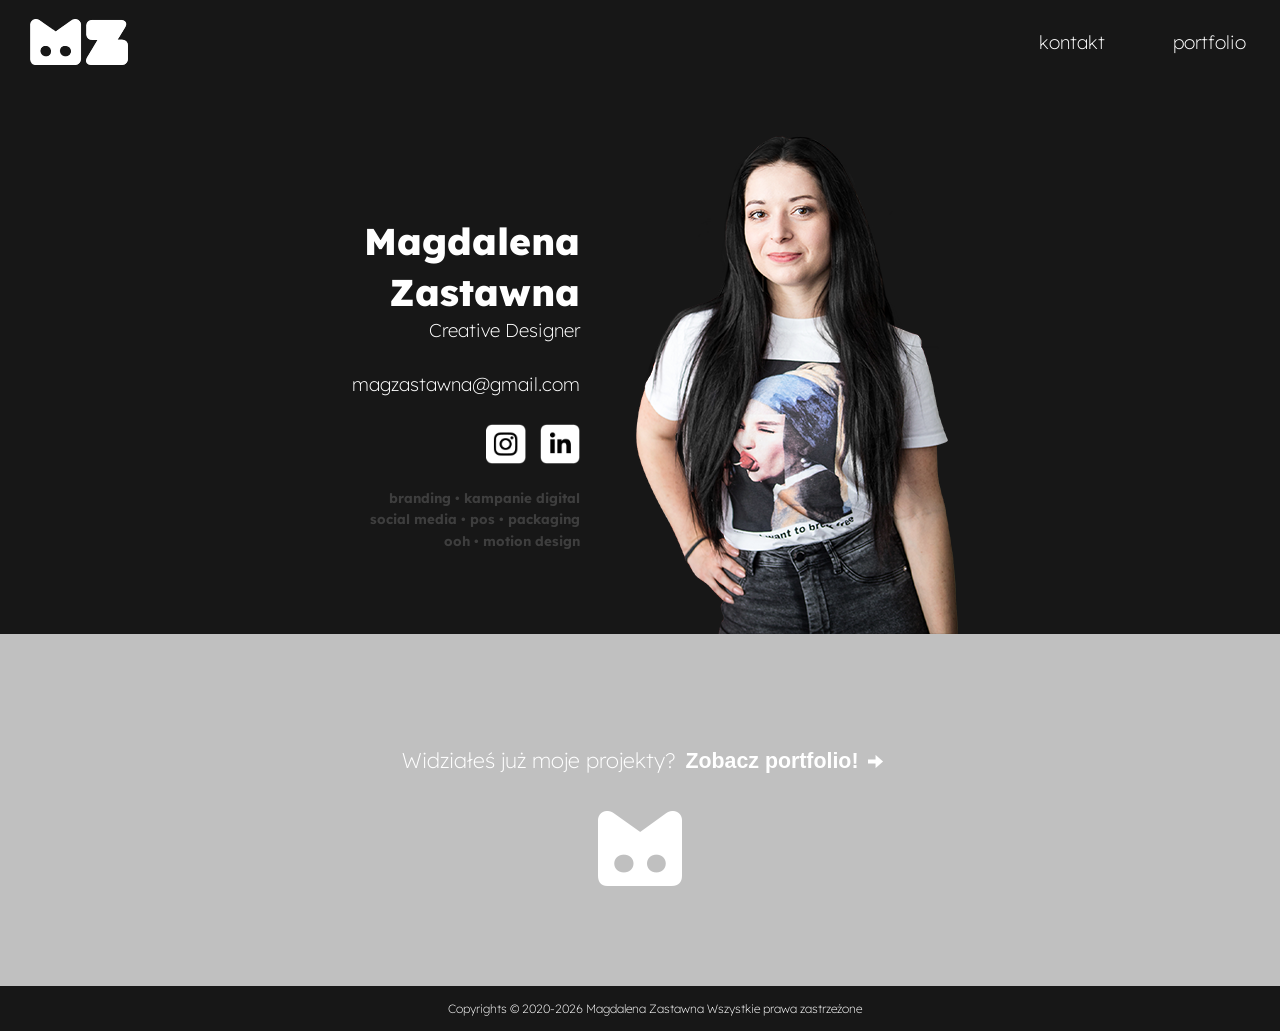
<file: kontakt.html>
<html>
<head>
	<meta charset="UTF-8">
	<meta name="viewport" content="width=device-width, initial-scale=1">
<meta name="keywords" content="Graphic design, projektowanie graficzne, branding, logo, website">
<meta content="Graphic Design - projektowanie graficzne - logo, branding, webdesign, ads design, art." name="description">
<title>Kontakt</title>
</head>
<body>
	<div class="header">
		
	<div class="nav">
		<ul class="nav-list">
<li class="nav-item2">
<a href="index.html"><h1><img alt="Magdalena Zastawna Graphic Designer" src="img/logo.png"></h1></a>
</li>
<li class="nav-item">
<div id="button"><a href="index.html#portfolio" class="btn">portfolio</a></div>
</li>
<li class="nav-item">
<a href="kontakt.html" class="btn" title="Kontakt">kontakt</a>
</li>
</ul>
		</div>

	</div>

<div class="contact-content">
        <ul class="contact-list">
<li class="contact-copy2">
 <p><span>Magdalena<br>Zastawna</span><br>
    Creative Designer<br><br>
    <a href="mailto:magzastawna@gmail.com">magzastawna@gmail.com</a><br><br>
    <div class="ikony">
    	<a href="https://www.instagram.com/m_zastawna/"><img src="img/ig_ico.png"></a>
    	<a href="https://www.linkedin.com/in/mzastawna/"><img src="img/in_ico.png"></a>
  
  
    </div>

   <div class="spec">
   	<p><span>
   		branding • kampanie digital<br>social media • pos •  packaging<br>ooh • motion design
   	</span></p></div>
    </p>
</li>
<li class="contact-photo">
<img class="blackBox" src="img/foto_kontakt.png">
</li>

</ul>
        </div>



	
                <div class="kontakt"><div style="background-color: #c0c0c0;" class="bg-high">
                <p><a class="high" href="index.html#portfolio">Widziałeś już moje projekty? <span class="btn2">Zobacz portfolio!</span></a></p><div class="arrow"><a href="index.html#portfolio"><img src="img/arrow-white.png"></a></div>
                    <div class="kontakt-icon"><img src="img/kontakt-white.png"></div>

                </div></div>
<footer>
	<p>Copyrights © 2020-2026 Magdalena Zastawna Wszystkie prawa zastrzeżone</p>
</footer>

		<link rel="preconnect" href="https://fonts.googleapis.com">
<link rel="preconnect" href="https://fonts.gstatic.com" crossorigin>
<link href="https://fonts.googleapis.com/css2?family=Lexend+Deca:wght@200;300;700&display=swap" rel="stylesheet">
		<link rel="stylesheet" type="text/css" href="css/style.css">
</body>
</html>
</file>
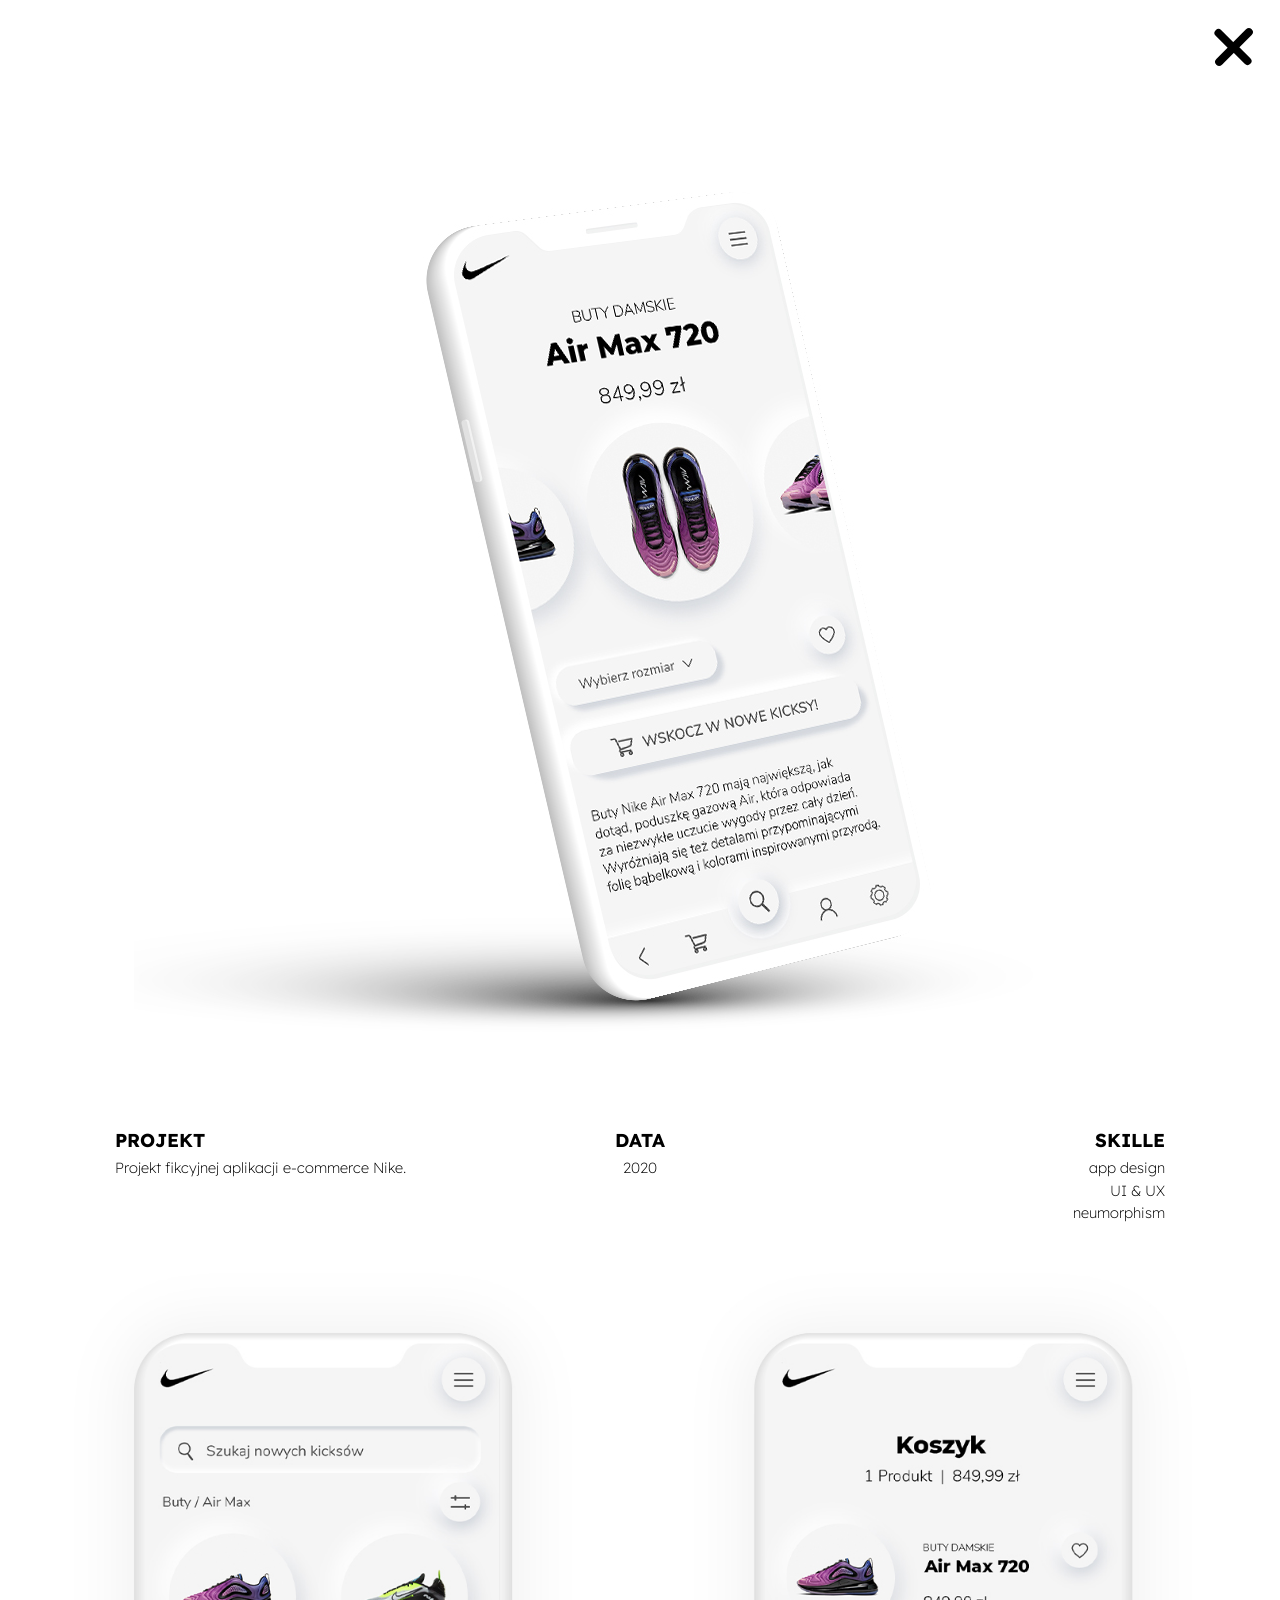
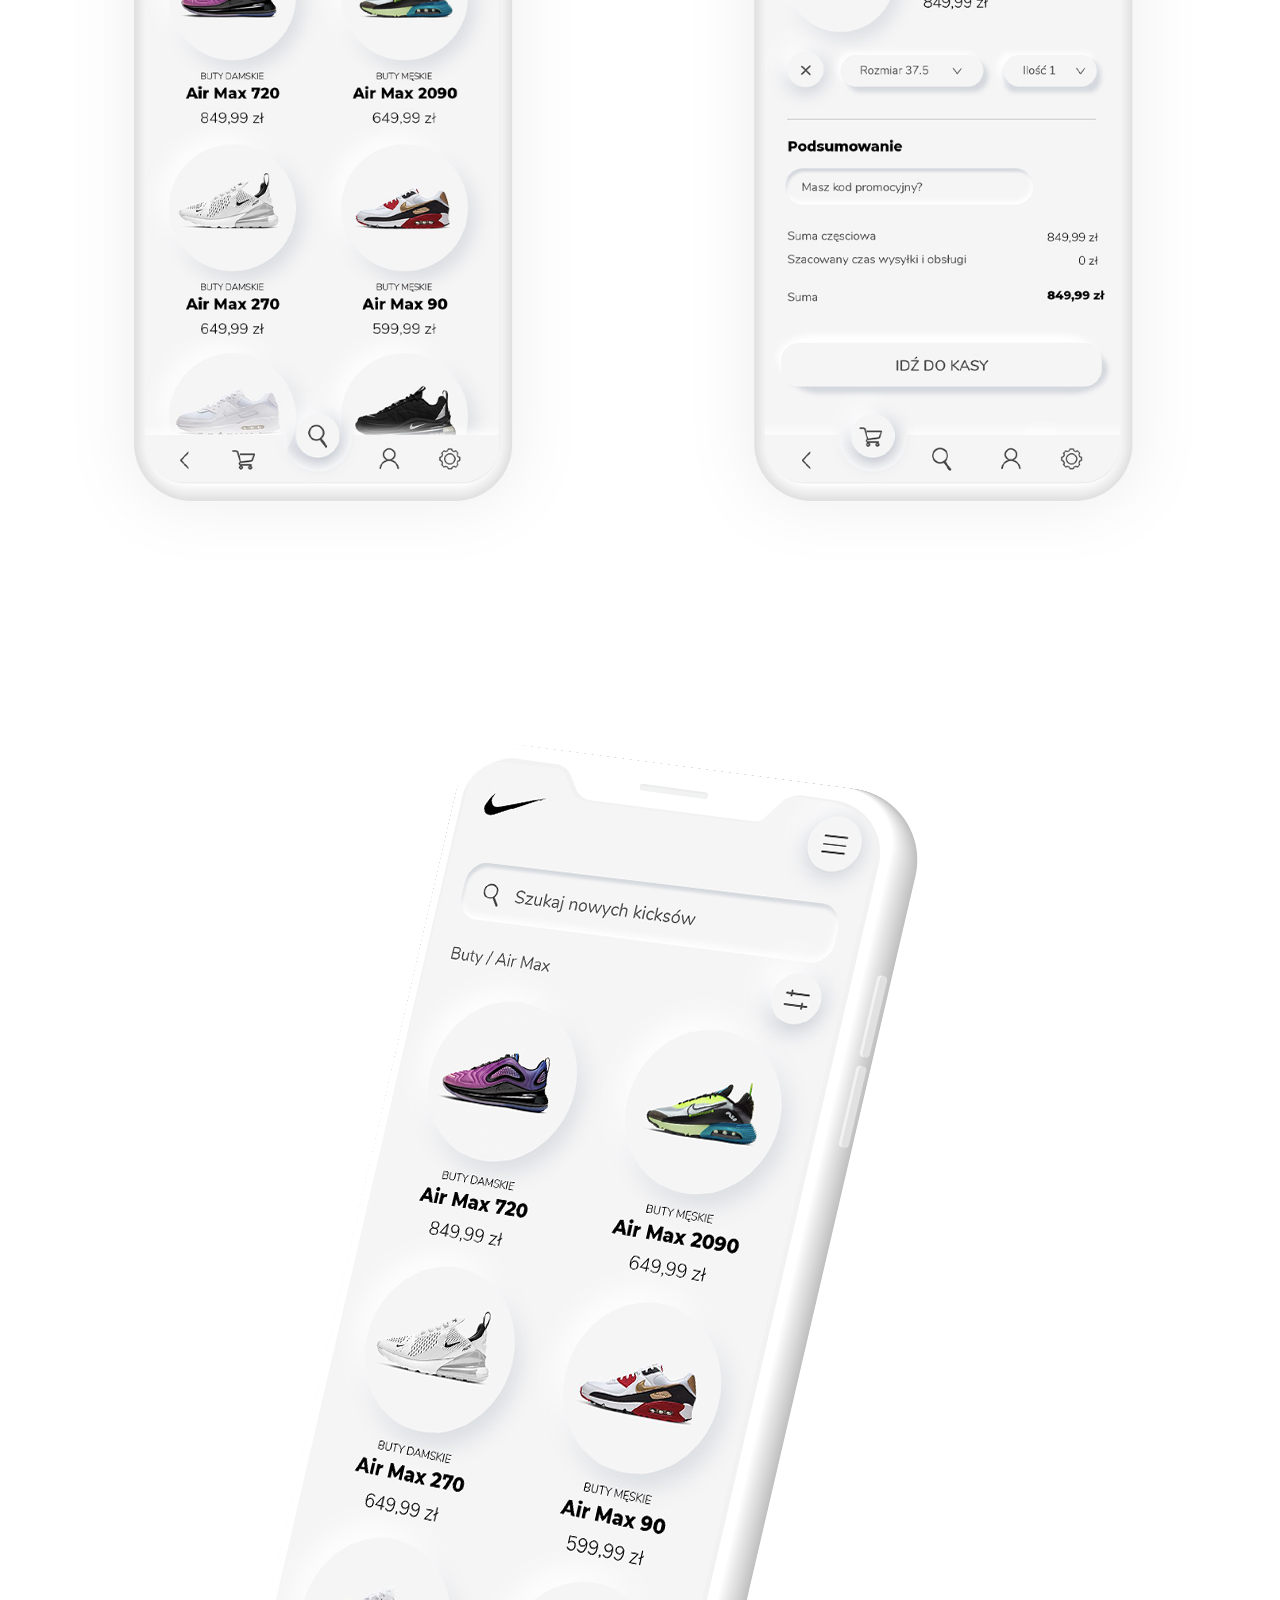
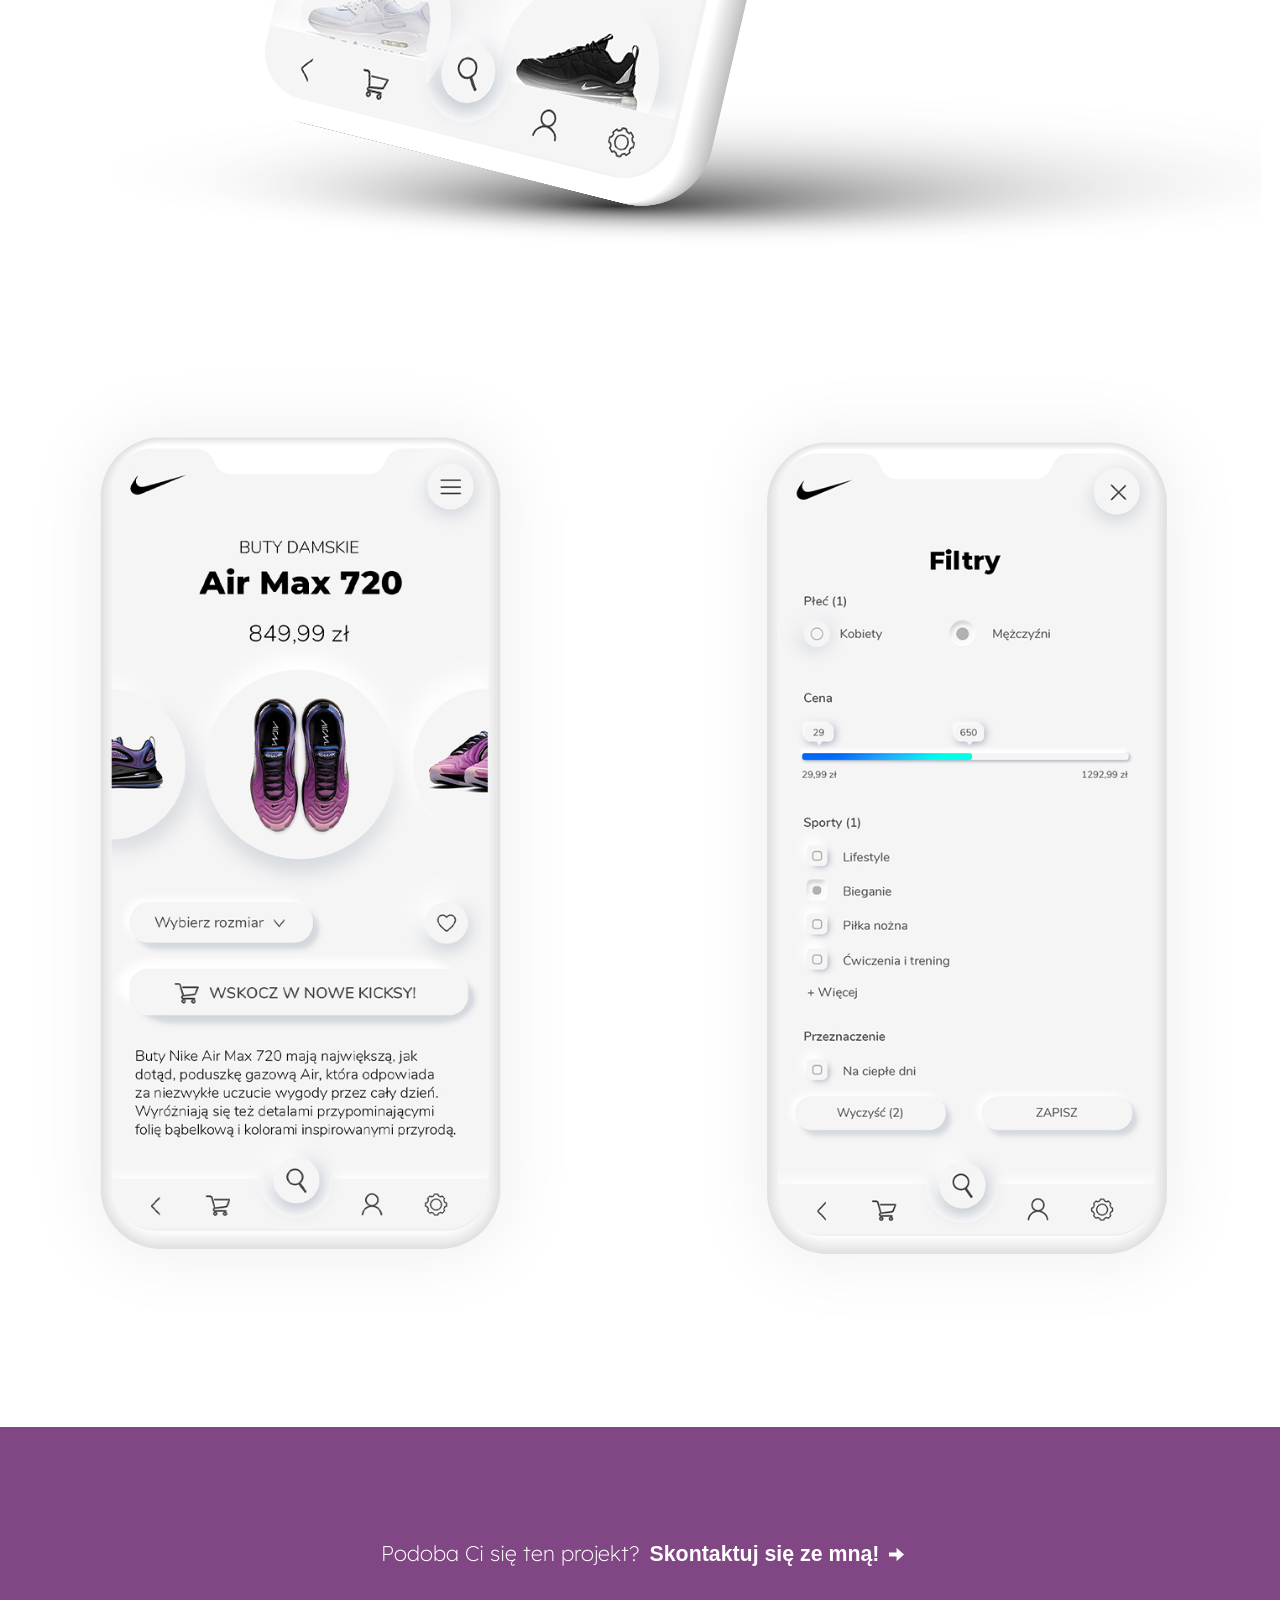
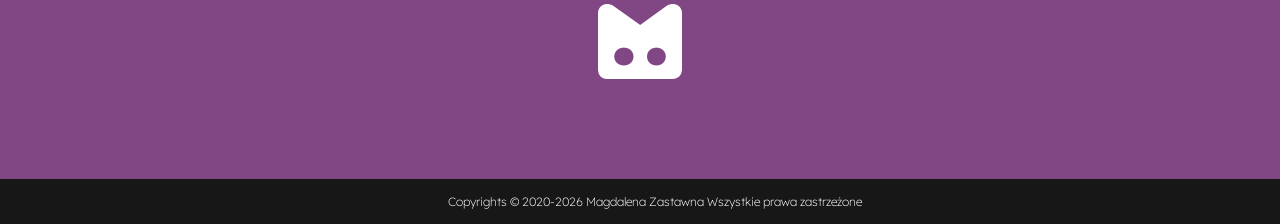
<file: nike-app-design.html>
<html>
<head>
	<meta charset="UTF-8">
	<meta name="viewport" content="width=device-width, initial-scale=1">
<meta name="keywords" content="Graphic design, projektowanie graficzne, branding, logo, website">
<meta content="Graphic Design - projektowanie graficzne - logo, branding, webdesign, ads design, art." name="description">
<title>Projekt aplikacji sklepu Nike</title>
</head>
<body>
	<div class="close"><a href="index.html#website" class="close-btn"><div id="icon" class="Icon">
  <span></span>
  <span></span>
  <span></span>
</div></a></div>
<div style="background-color: #fff" class="portfolio">
	<h1 style="text-align: center;"><img src="img/nike/nike1.jpg" alt="Projekt aplikacji sklepu Nike"></h1>
	<div class="content">
	<div class="description2">
		<div class="paragraf-left"><h3>PROJEKT</h3>
		<p>Projekt fikcyjnej aplikacji e-commerce Nike.</p></div>
		<div class="paragraf-center"><h3>DATA</h3>
		<p>2020</p></div>
		<div class="paragraf-right"><h3>SKILLE</h3>
		<p>app design<br>
UI & UX<br>
neumorphism</p></div></div>

	<img src="img/nike/nike2.jpg">
	<img src="img/nike/nike3.jpg">
	<img style="margin-bottom: 80px;" src="img/nike/nike4.jpg">
</div></div>


	<div class="kontakt"><div class="bg-nike">
                <p><a class="nike" href="kontakt.html">Podoba Ci się ten projekt? <span class="btn2">Skontaktuj się ze mną!</span></a></p><div class="arrow"><a href="kontakt.html"><img src="img/arrow-white.png"></a></div>
                	<div class="kontakt-icon"><img src="img/kontakt-white.png"></div>

                </div></div>
	<footer>
	<p>Copyrights © 2020-2026 Magdalena Zastawna Wszystkie prawa zastrzeżone</p>
</footer>

		<link rel="preconnect" href="https://fonts.googleapis.com">
<link rel="preconnect" href="https://fonts.gstatic.com" crossorigin>
<link href="https://fonts.googleapis.com/css2?family=Lexend+Deca:wght@200;300;700&display=swap" rel="stylesheet">
		<link rel="stylesheet" type="text/css" href="css/style.css">
<script type="text/javascript">
	var icon = document.getElementById("icon");

icon.onmouseenter = function() {
  if (this.className === "Icon") {
    this.className = "Icon open"; 
  } else {
    this.className = "Icon";
  }
};
icon.onmouseleave = function() {
  if (this.className === "Icon open") {
    this.className = "Icon"; 
  } else {
    this.className = "Icon open";
  }
};

</script>
</body>
</html>
</file>
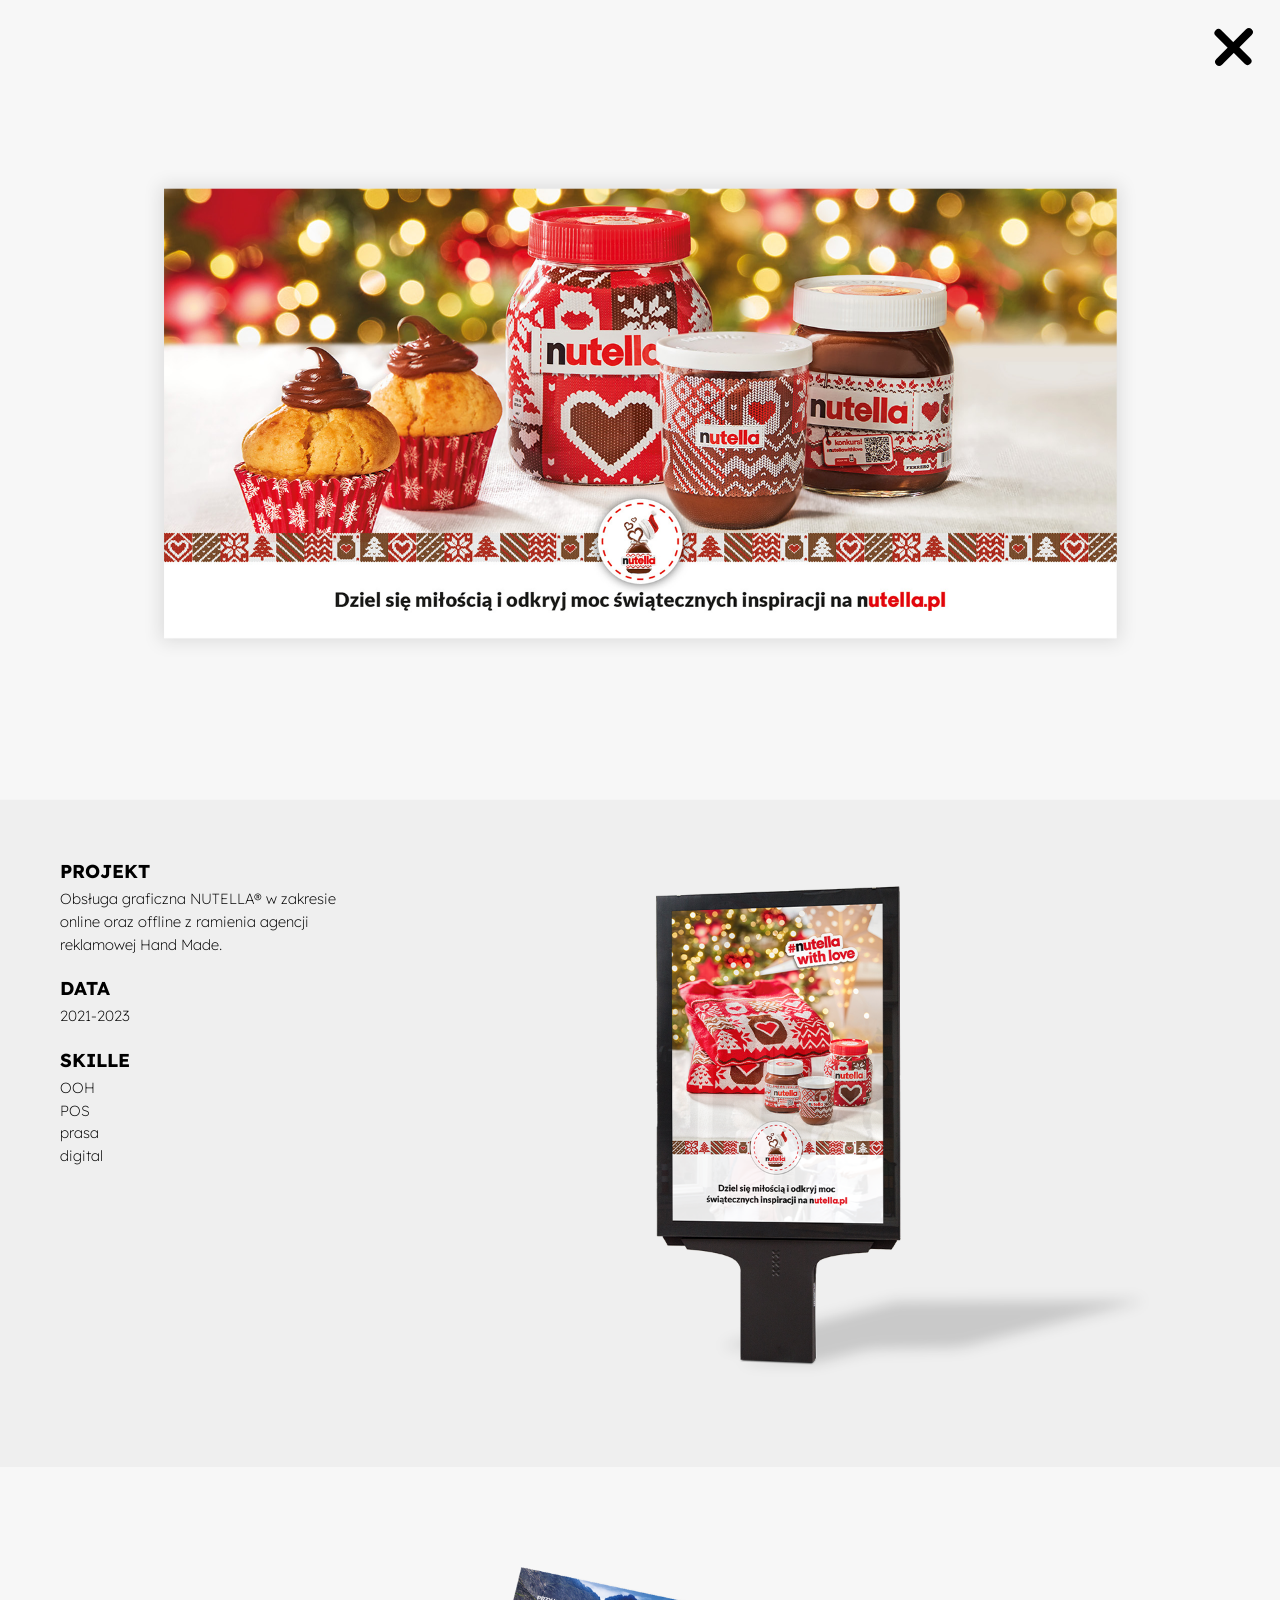
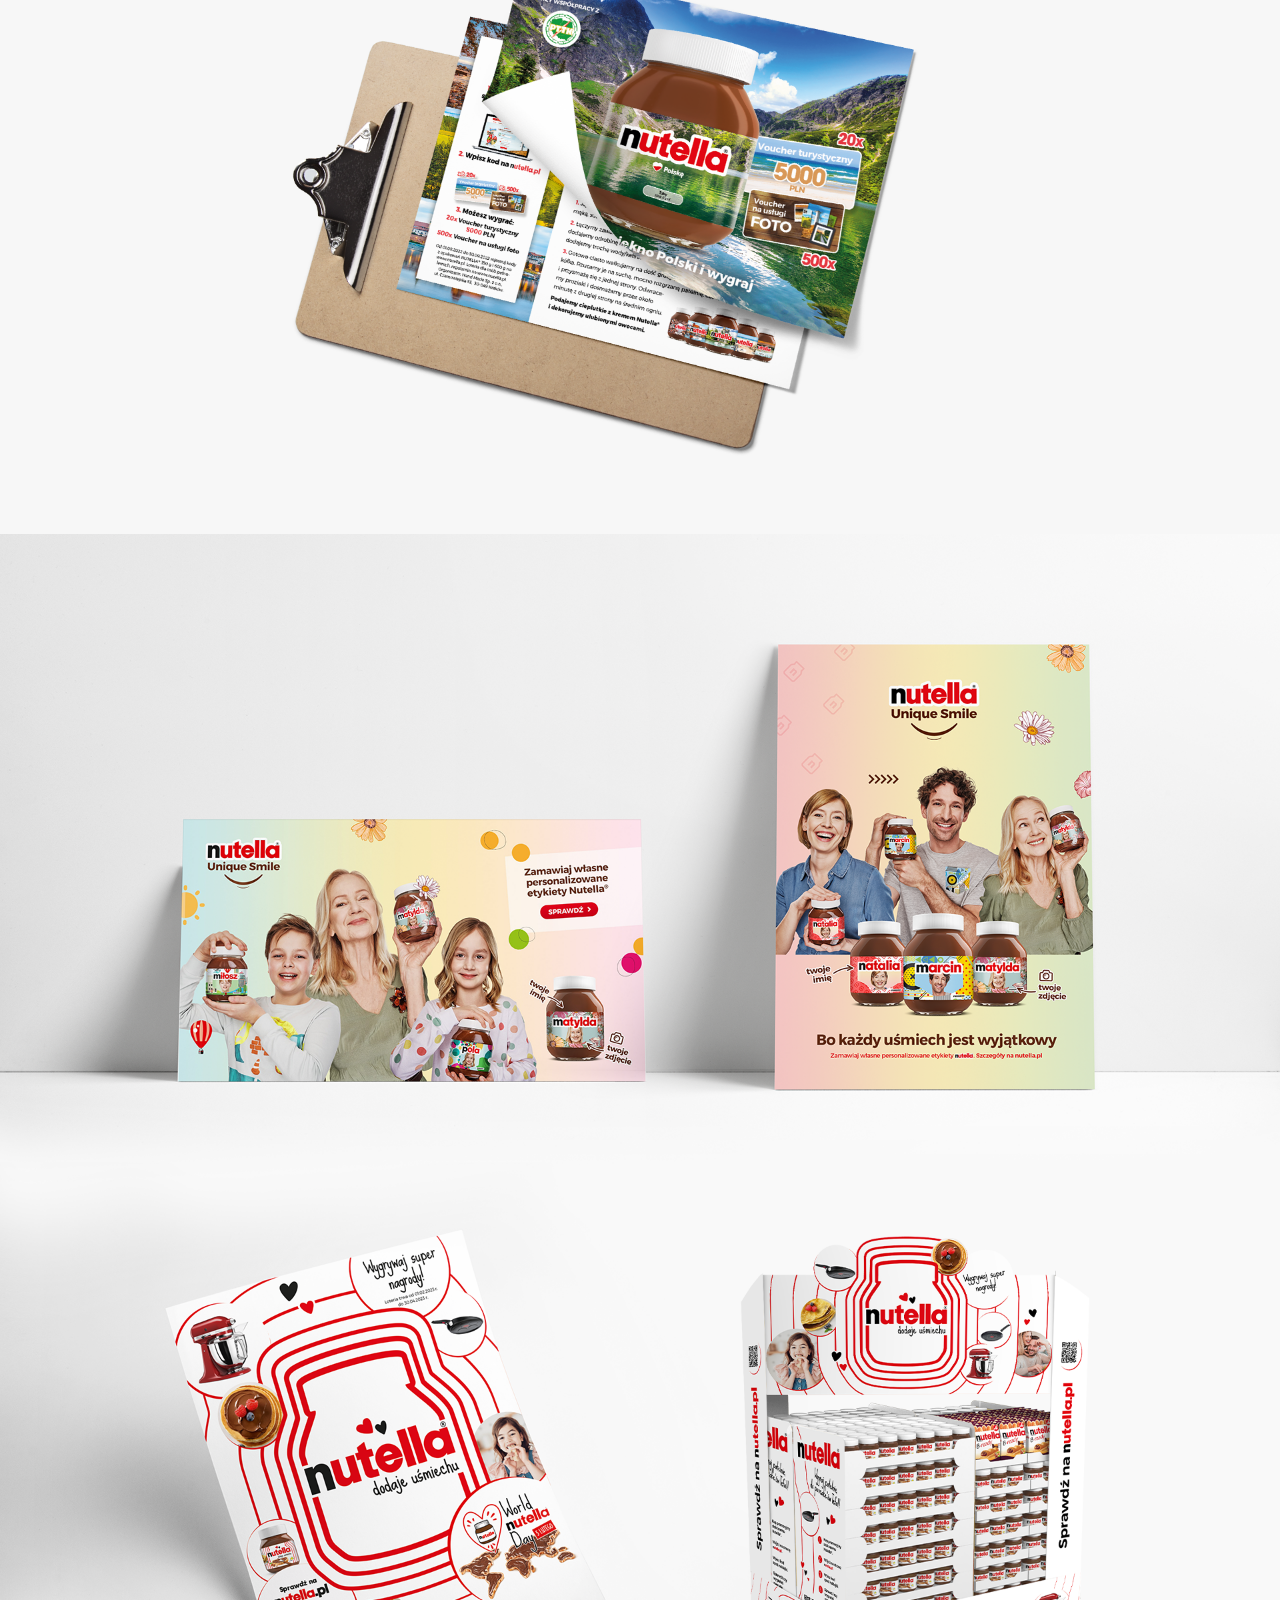
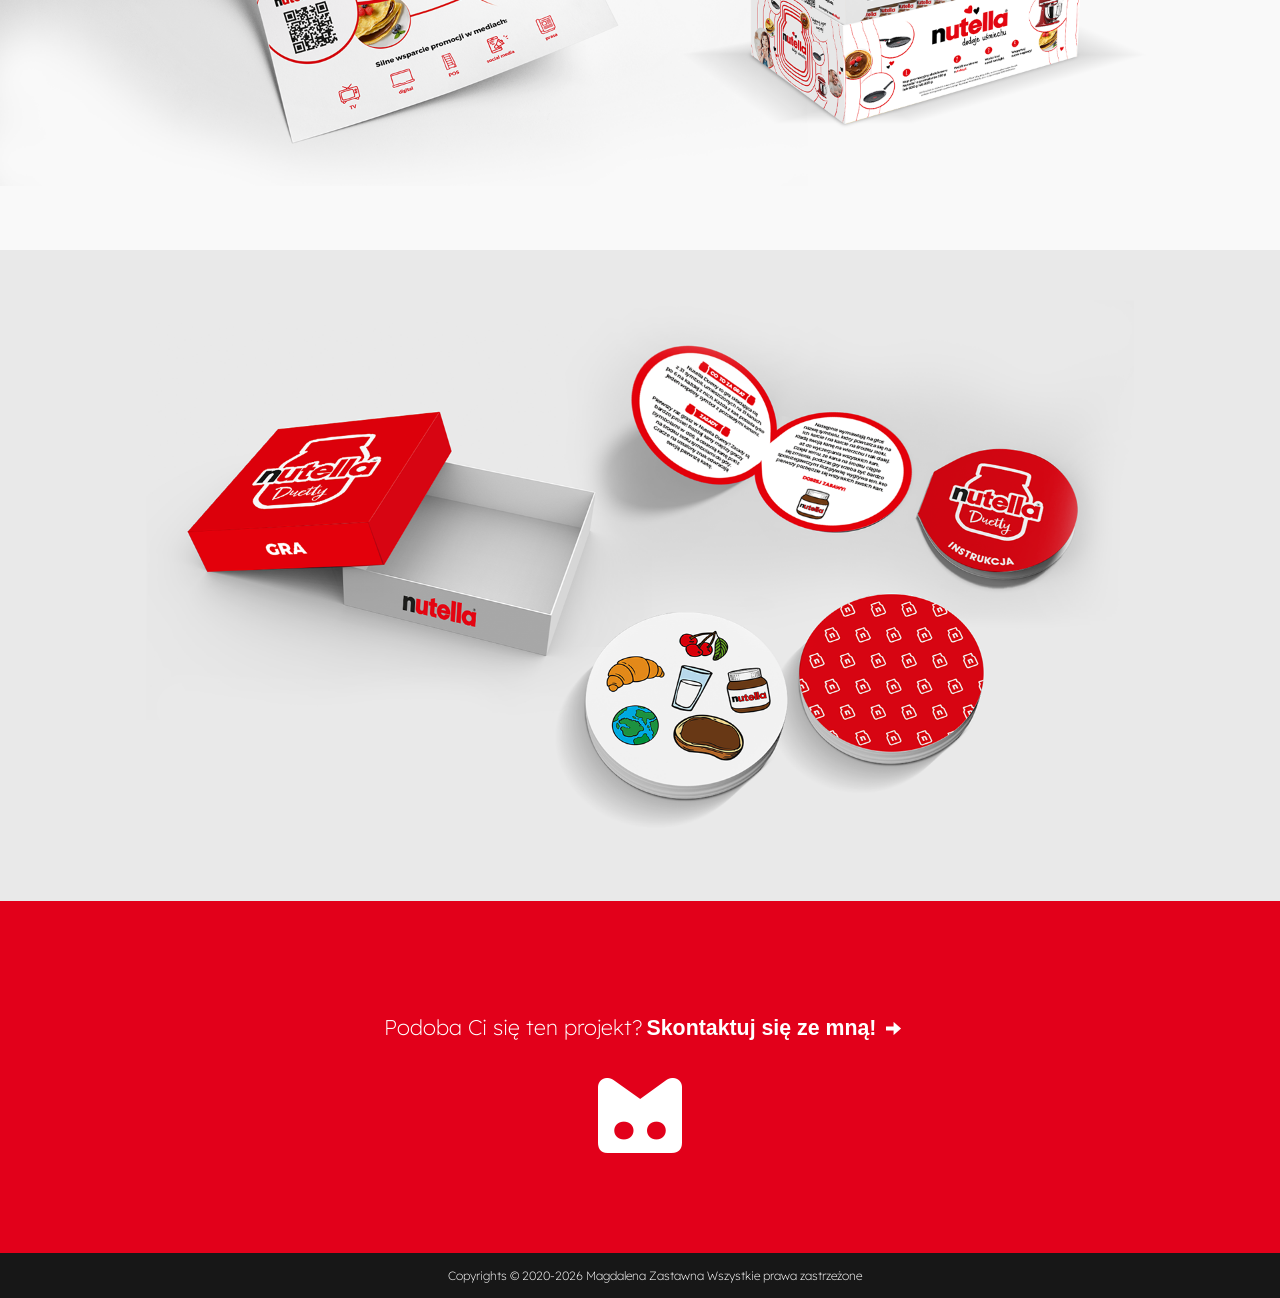
<file: nutella.html>
<html>
<head>
	<meta charset="UTF-8">
	<meta name="viewport" content="width=device-width, initial-scale=1">
<meta name="keywords" content="Graphic design, projektowanie graficzne, branding, logo, website">
<meta content="Graphic Design - projektowanie graficzne - logo, branding, webdesign, ads design, art." name="description">
<title>Projekty dla Nutella®</title>
</head>
<body>
	<div class="close"><a href="index.html#portfolio" class="close-btn"><div id="icon" class="Icon">
  <span></span>
  <span></span>
  <span></span>
</div></a></div>
<div class="portfolio">
	<h1><img src="img/nutella/nutella1.png" alt="Projekty dla Nutella®"></h1>
	<div class="description">
	<div class="description-column">
		<div class="paragraf"><h3>PROJEKT</h3>
		<p>Obsługa graficzna NUTELLA® w zakresie online oraz offline z ramienia agencji reklamowej Hand Made.</p></div>
		<div class="paragraf"><h3>DATA</h3>
		<p>2021-2023</p></div>
		<div class="paragraf"><h3>SKILLE</h3>
		<p>OOH<br>
POS<br>
prasa<br>
digital</p></div></div>
<div class="description-img"><img src="img/nutella/nutella2.png"></div></div>
	<img src="img/nutella/nutella3.png">
	<img src="img/nutella/nutella4.png">
	<img src="img/nutella/nutella5.png">
	<img src="img/nutella/nutella6.png">
</div>


	<div class="kontakt"><div class="bg-dm">
                <p><a class="spleen" href="kontakt.html">Podoba Ci się ten projekt?<span class="btn2">Skontaktuj się ze mną!</span></a></p><div class="arrow"><a href="kontakt.html"><img src="img/arrow-white.png"></a></div>
                	<div class="kontakt-icon"><img src="img/kontakt-white.png"></div>

                </div></div>
	<footer>
	<p>Copyrights © 2020-2026 Magdalena Zastawna Wszystkie prawa zastrzeżone</p>
</footer>

		<link rel="preconnect" href="https://fonts.googleapis.com">
<link rel="preconnect" href="https://fonts.gstatic.com" crossorigin>
<link href="https://fonts.googleapis.com/css2?family=Lexend+Deca:wght@200;300;700&display=swap" rel="stylesheet">
		<link rel="stylesheet" type="text/css" href="css/style.css">
<script type="text/javascript">
	var icon = document.getElementById("icon");

icon.onmouseenter = function() {
  if (this.className === "Icon") {
    this.className = "Icon open"; 
  } else {
    this.className = "Icon";
  }
};
icon.onmouseleave = function() {
  if (this.className === "Icon open") {
    this.className = "Icon"; 
  } else {
    this.className = "Icon open";
  }
};

</script>
</body>
</html>
</file>
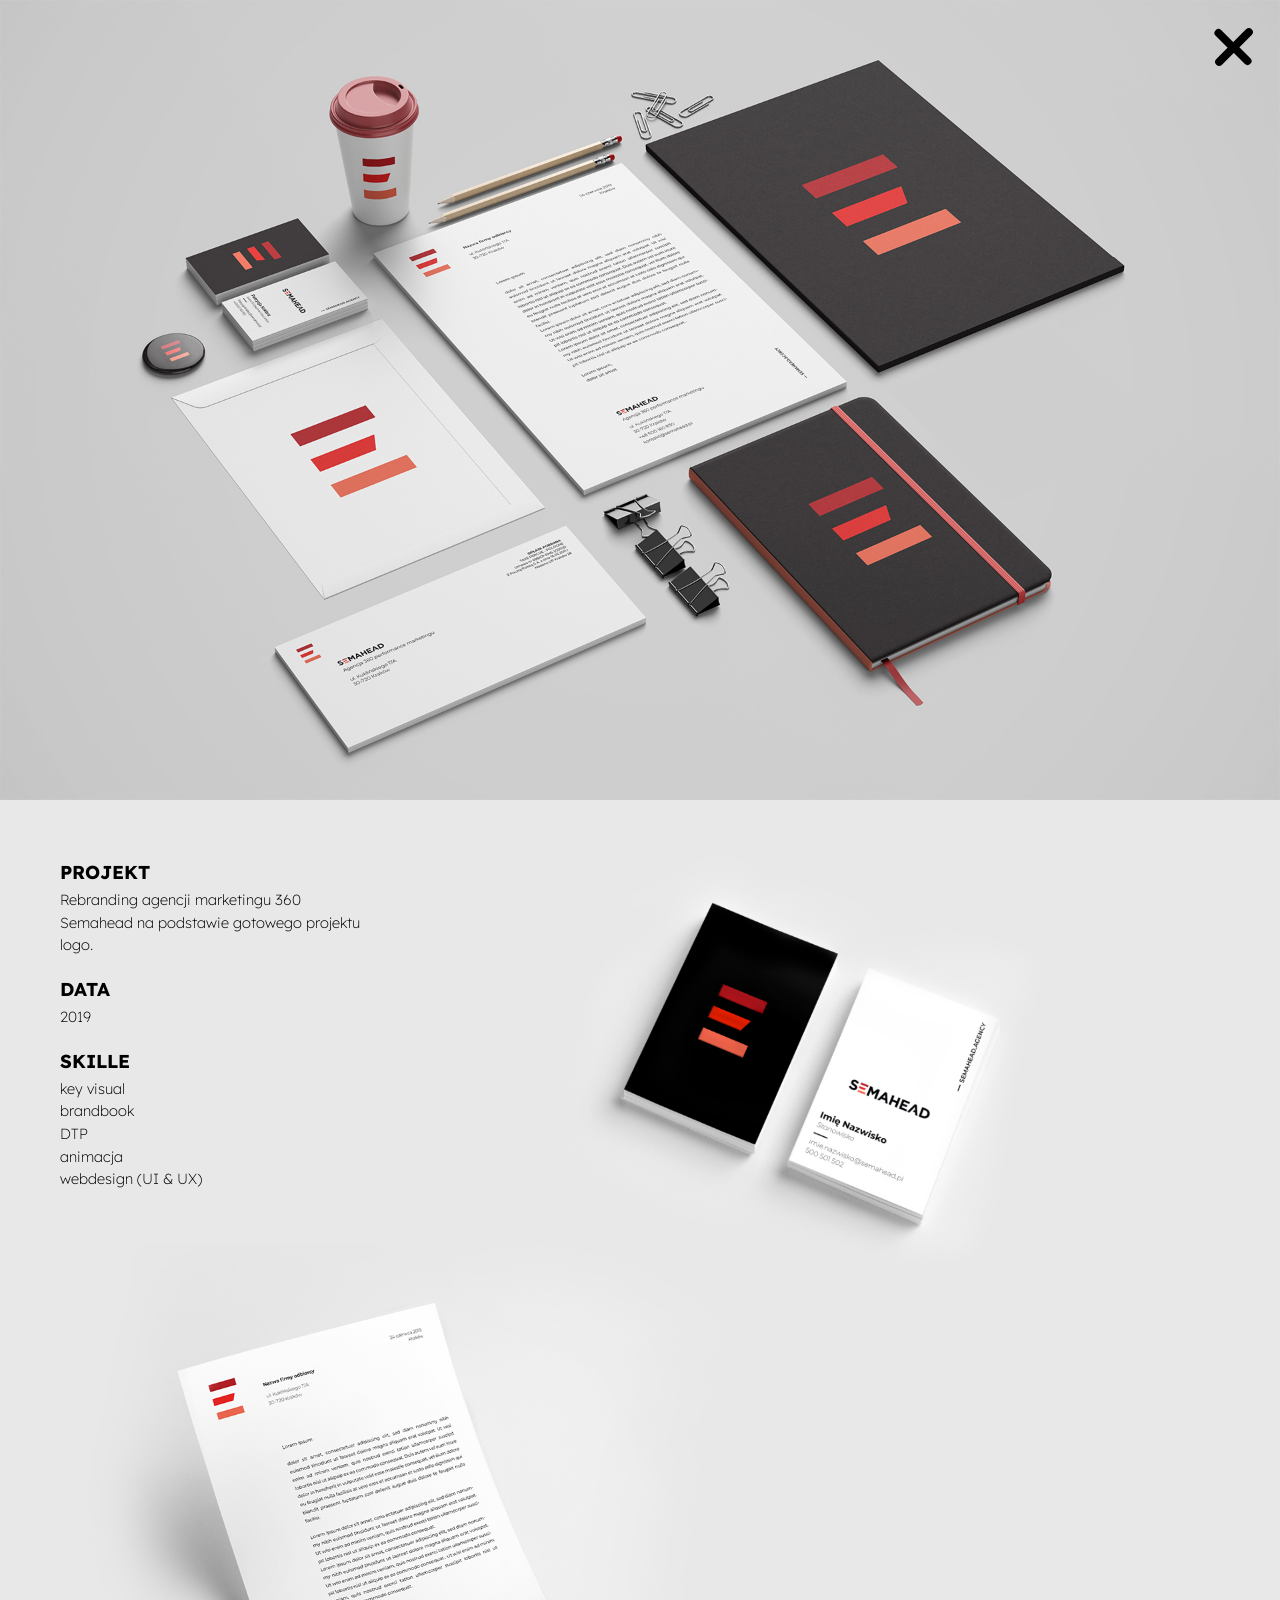
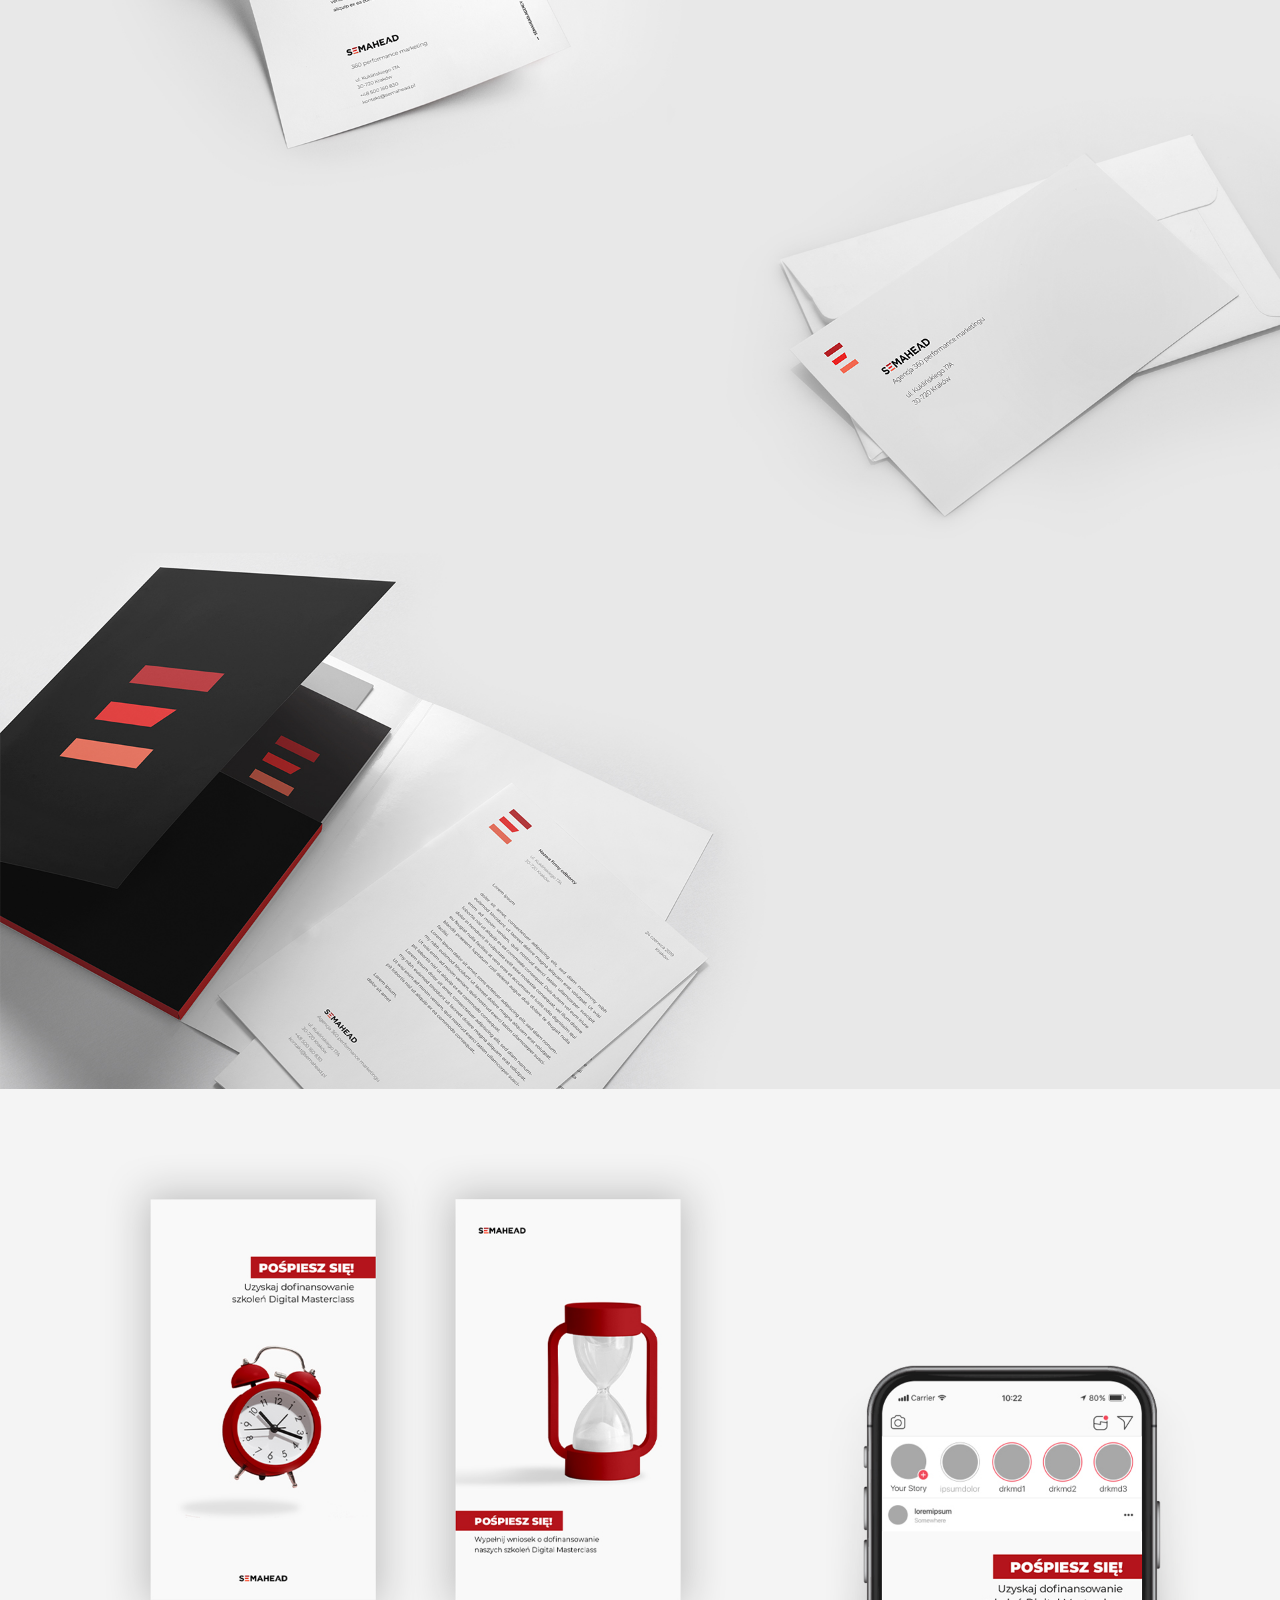
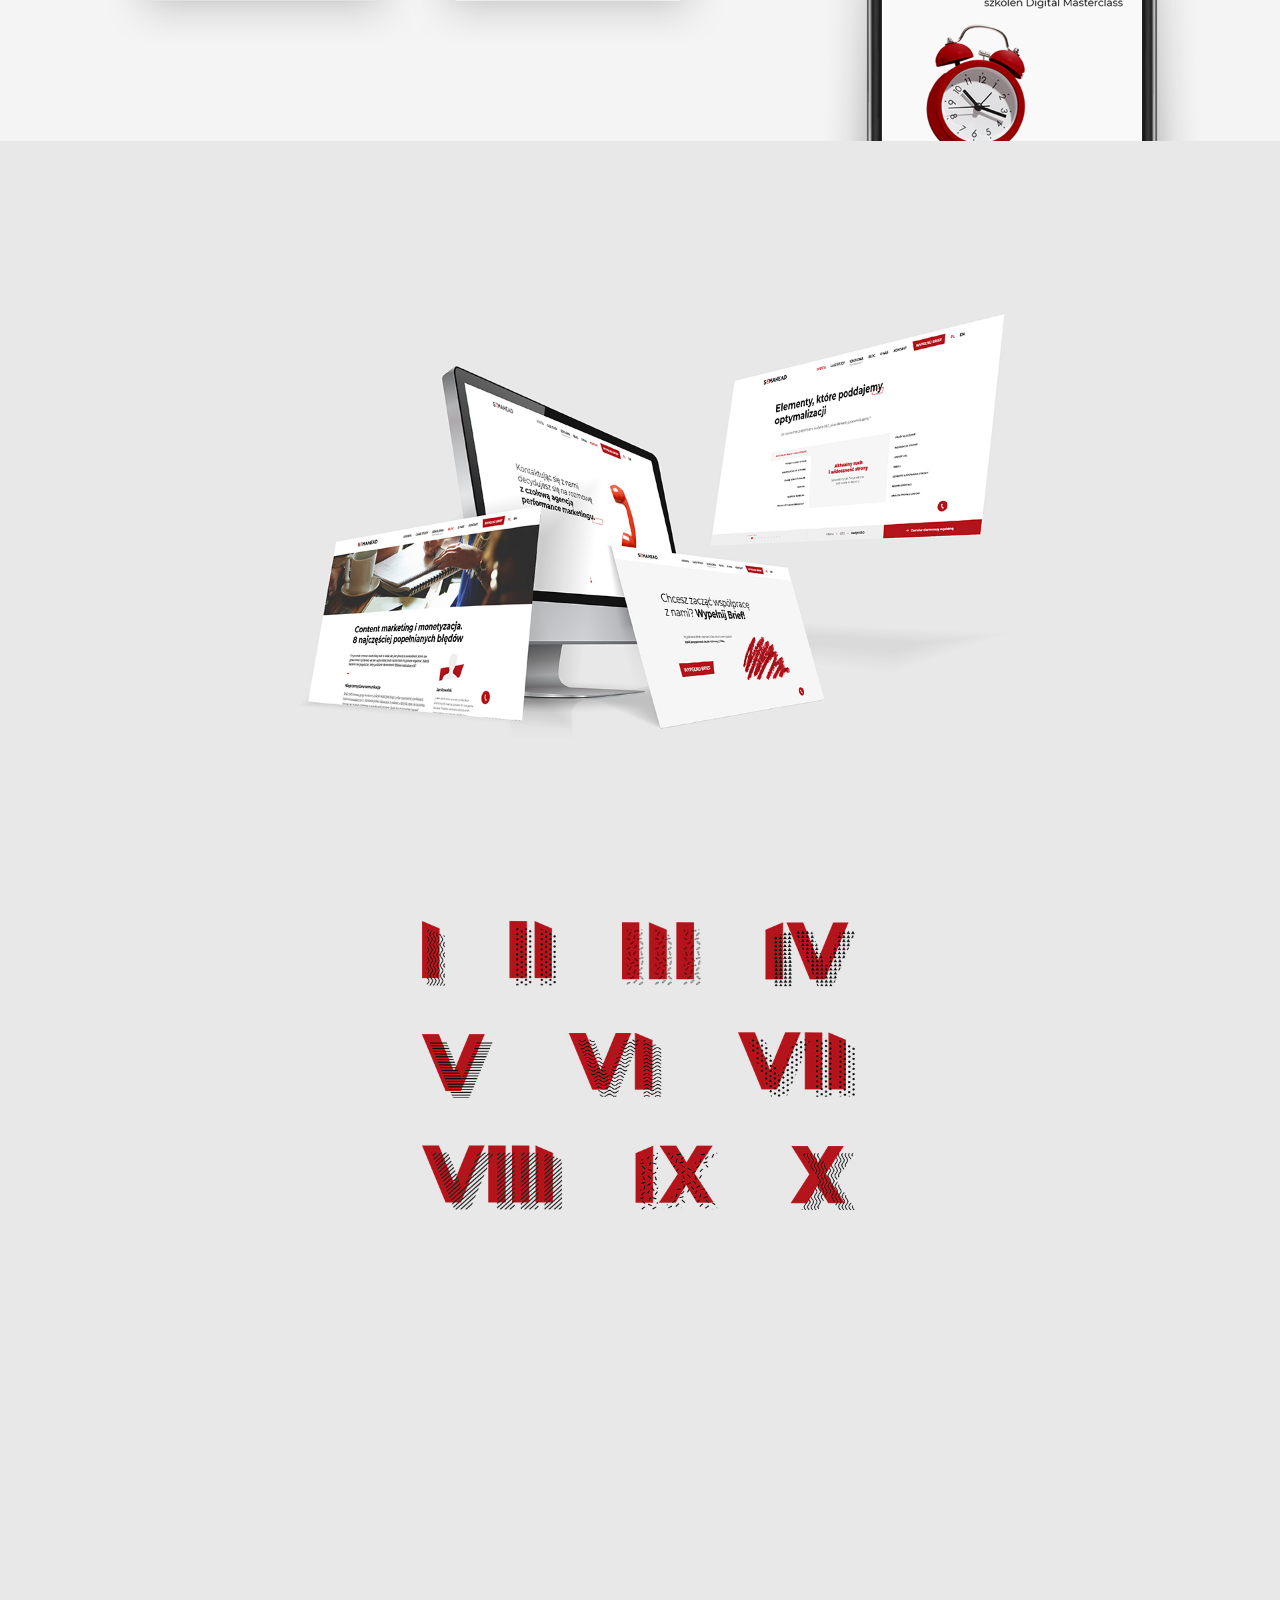
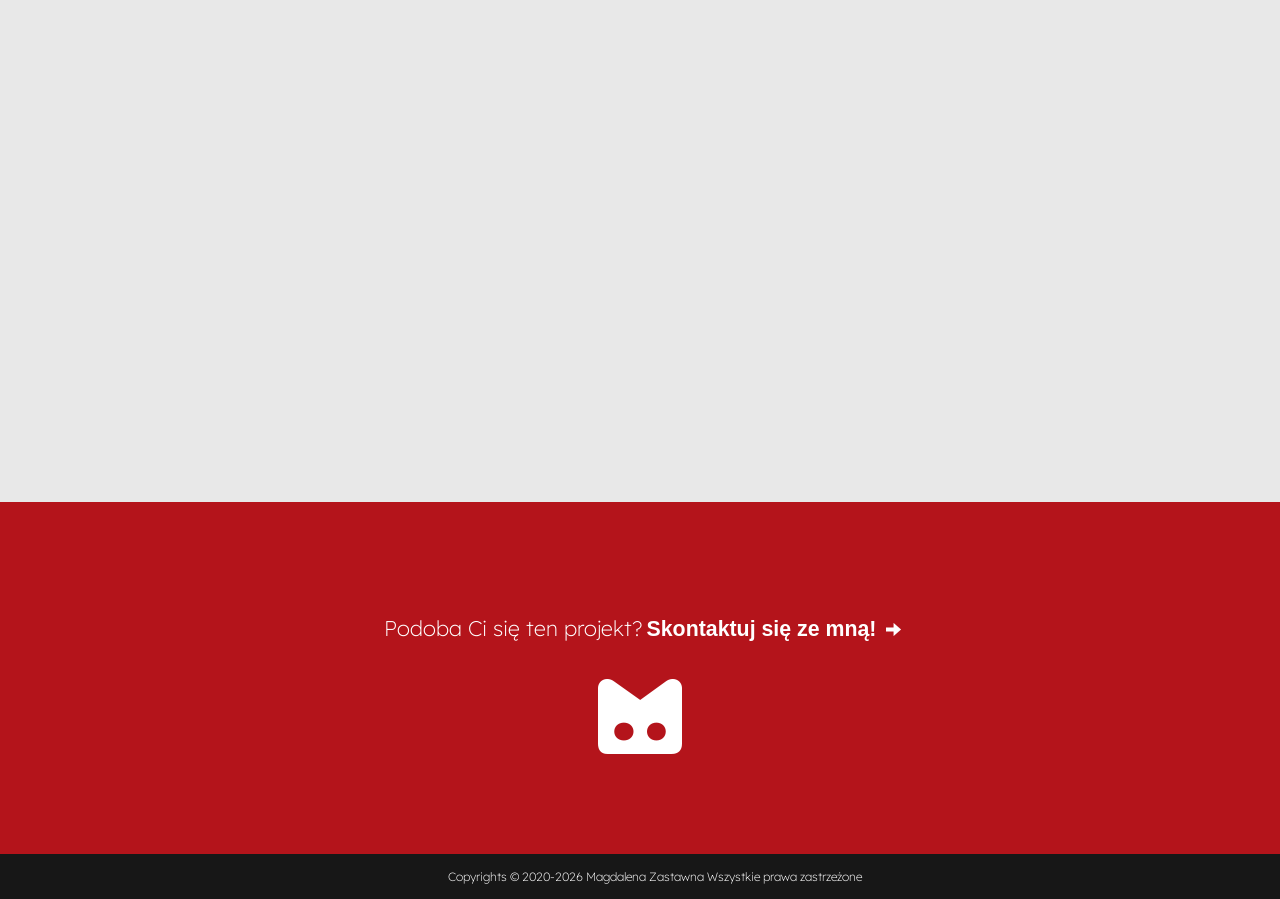
<file: rebranding-semahead.html>
<html>
<head>
	<meta charset="UTF-8">
	<meta name="viewport" content="width=device-width, initial-scale=1">
<meta name="keywords" content="Graphic design, projektowanie graficzne, branding, logo, website">
<meta content="Graphic Design - projektowanie graficzne - logo, branding, webdesign, ads design, art." name="description">
<title>Rebranding Semahead</title>
</head>
<body>
	<div class="close"><a href="index.html#portfolio" class="close-btn"><div id="icon" class="Icon">
  <span></span>
  <span></span>
  <span></span>
</div></a></div>
<div class="portfolio">
	<h1><img src="img/rebranding-semahead/rebranding1.jpg" alt="Rebranding Semahead"></h1>
	<div class="description">
	<div class="description-column">
		<div class="paragraf"><h3>PROJEKT</h3>
		<p>Rebranding agencji marketingu 360 Semahead
		na podstawie gotowego projektu logo.</p></div>
		<div class="paragraf"><h3>DATA</h3>
		<p>2019</p></div>
		<div class="paragraf"><h3>SKILLE</h3>
		<p>key visual<br>
brandbook<br>
DTP<br>
animacja<br>
webdesign (UI & UX)</p></div></div>
<div class="description-img"><img src="img/rebranding-semahead/rebranding2.jpg"></div></div>
	<img src="img/rebranding-semahead/rebranding3.jpg">
	<img src="img/rebranding-semahead/rebranding4.jpg">
	<img src="img/rebranding-semahead/rebranding5.jpg">
	<img src="img/rebranding-semahead/rebranding6.jpg">
	<img src="img/rebranding-semahead/rebranding7.jpg">
<div class="yt">
			<iframe width="900" height="506" src="https://www.youtube.com/embed/m_NqHsY89Yo" frameborder="0" allow="accelerometer; autoplay; encrypted-media; gyroscope; picture-in-picture" allowfullscreen></iframe>
		</div>
	</div>
	<div class="kontakt"><div class="bg-smhd">
                <p><a class="smhd" href="kontakt.html">Podoba Ci się ten projekt?<span class="btn2">Skontaktuj się ze mną!</span></a></p><div class="arrow"><a href="kontakt.html"><img src="img/arrow-white.png"></a></div>
                	<div class="kontakt-icon"><img src="img/kontakt-white.png"></div>

                </div></div>
	<footer>
	<p>Copyrights © 2020-2026 Magdalena Zastawna Wszystkie prawa zastrzeżone</p>
</footer>

		<link rel="preconnect" href="https://fonts.googleapis.com">
<link rel="preconnect" href="https://fonts.gstatic.com" crossorigin>
<link href="https://fonts.googleapis.com/css2?family=Lexend+Deca:wght@200;300;700&display=swap" rel="stylesheet">
		<link rel="stylesheet" type="text/css" href="css/style.css">
<script type="text/javascript">
	var icon = document.getElementById("icon");

icon.onmouseenter = function() {
  if (this.className === "Icon") {
    this.className = "Icon open"; 
  } else {
    this.className = "Icon";
  }
};
icon.onmouseleave = function() {
  if (this.className === "Icon open") {
    this.className = "Icon"; 
  } else {
    this.className = "Icon open";
  }
};

</script>
</body>
</html>
</file>
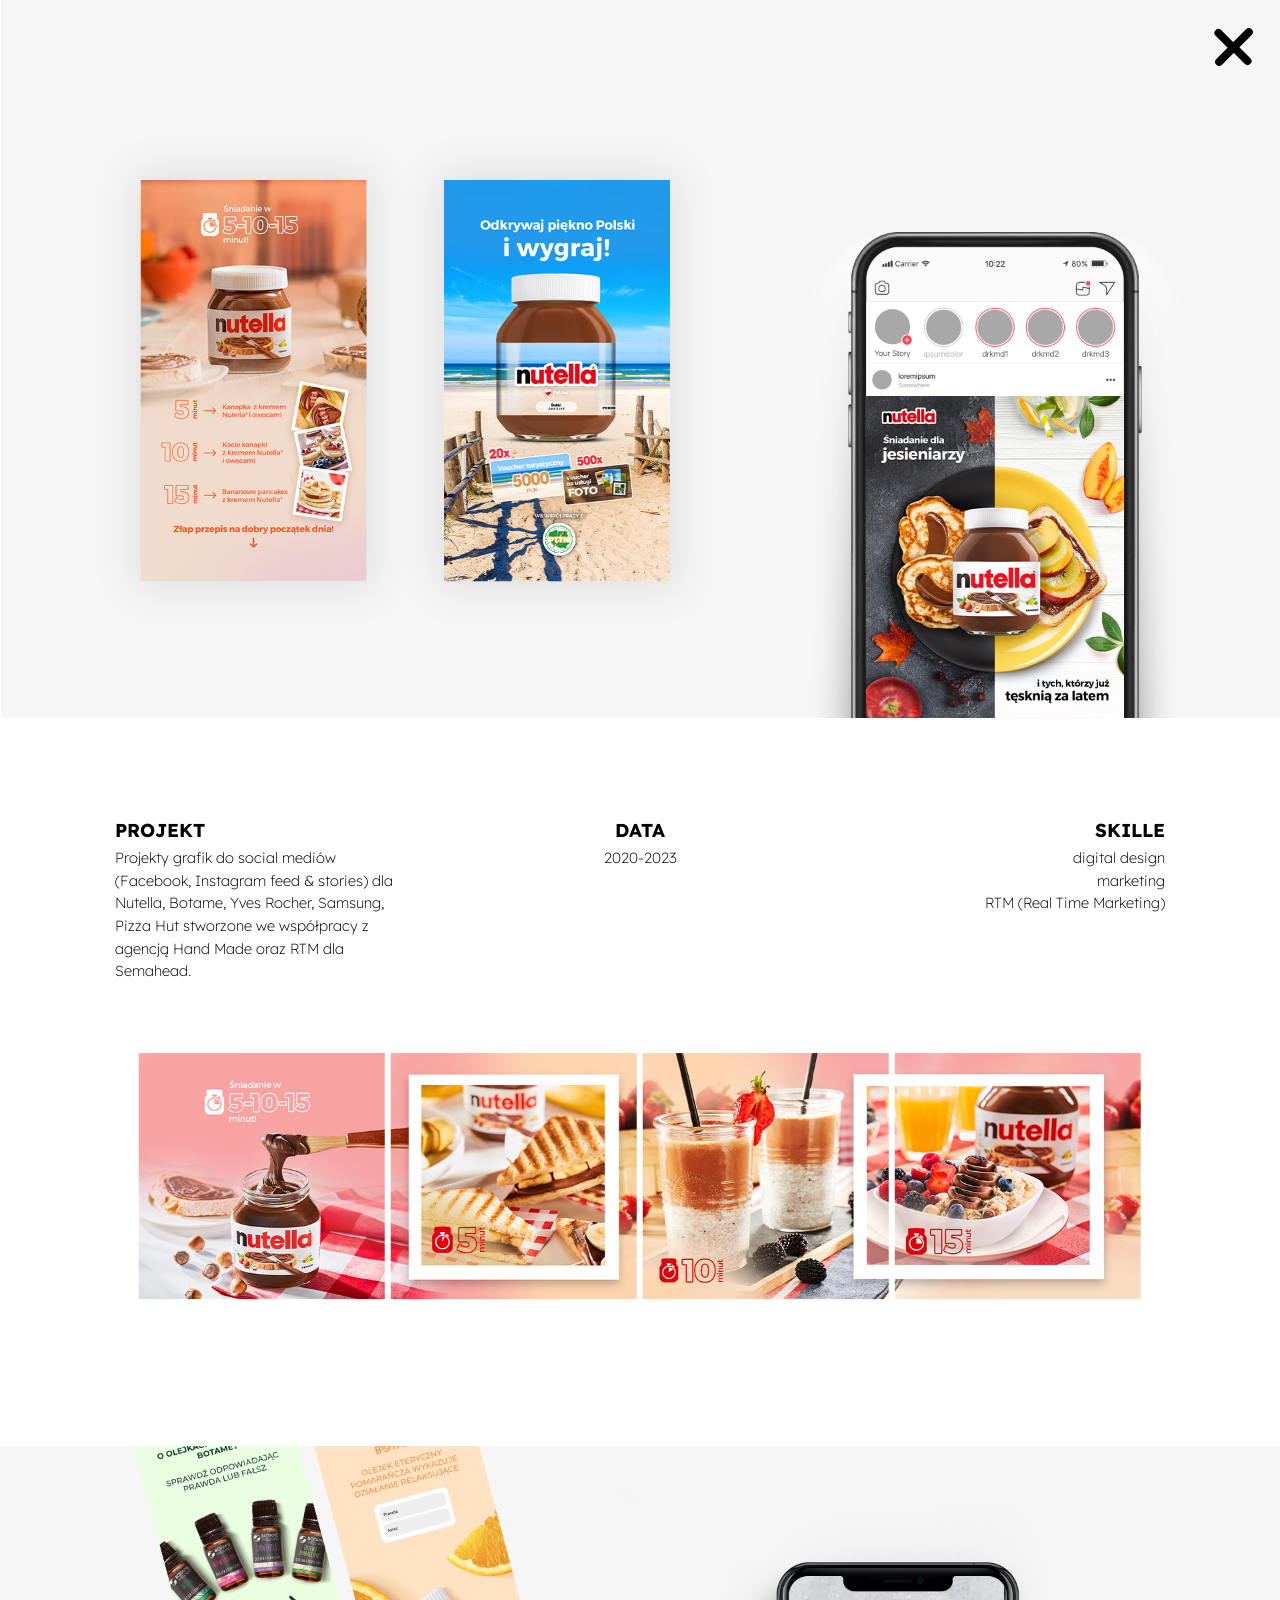
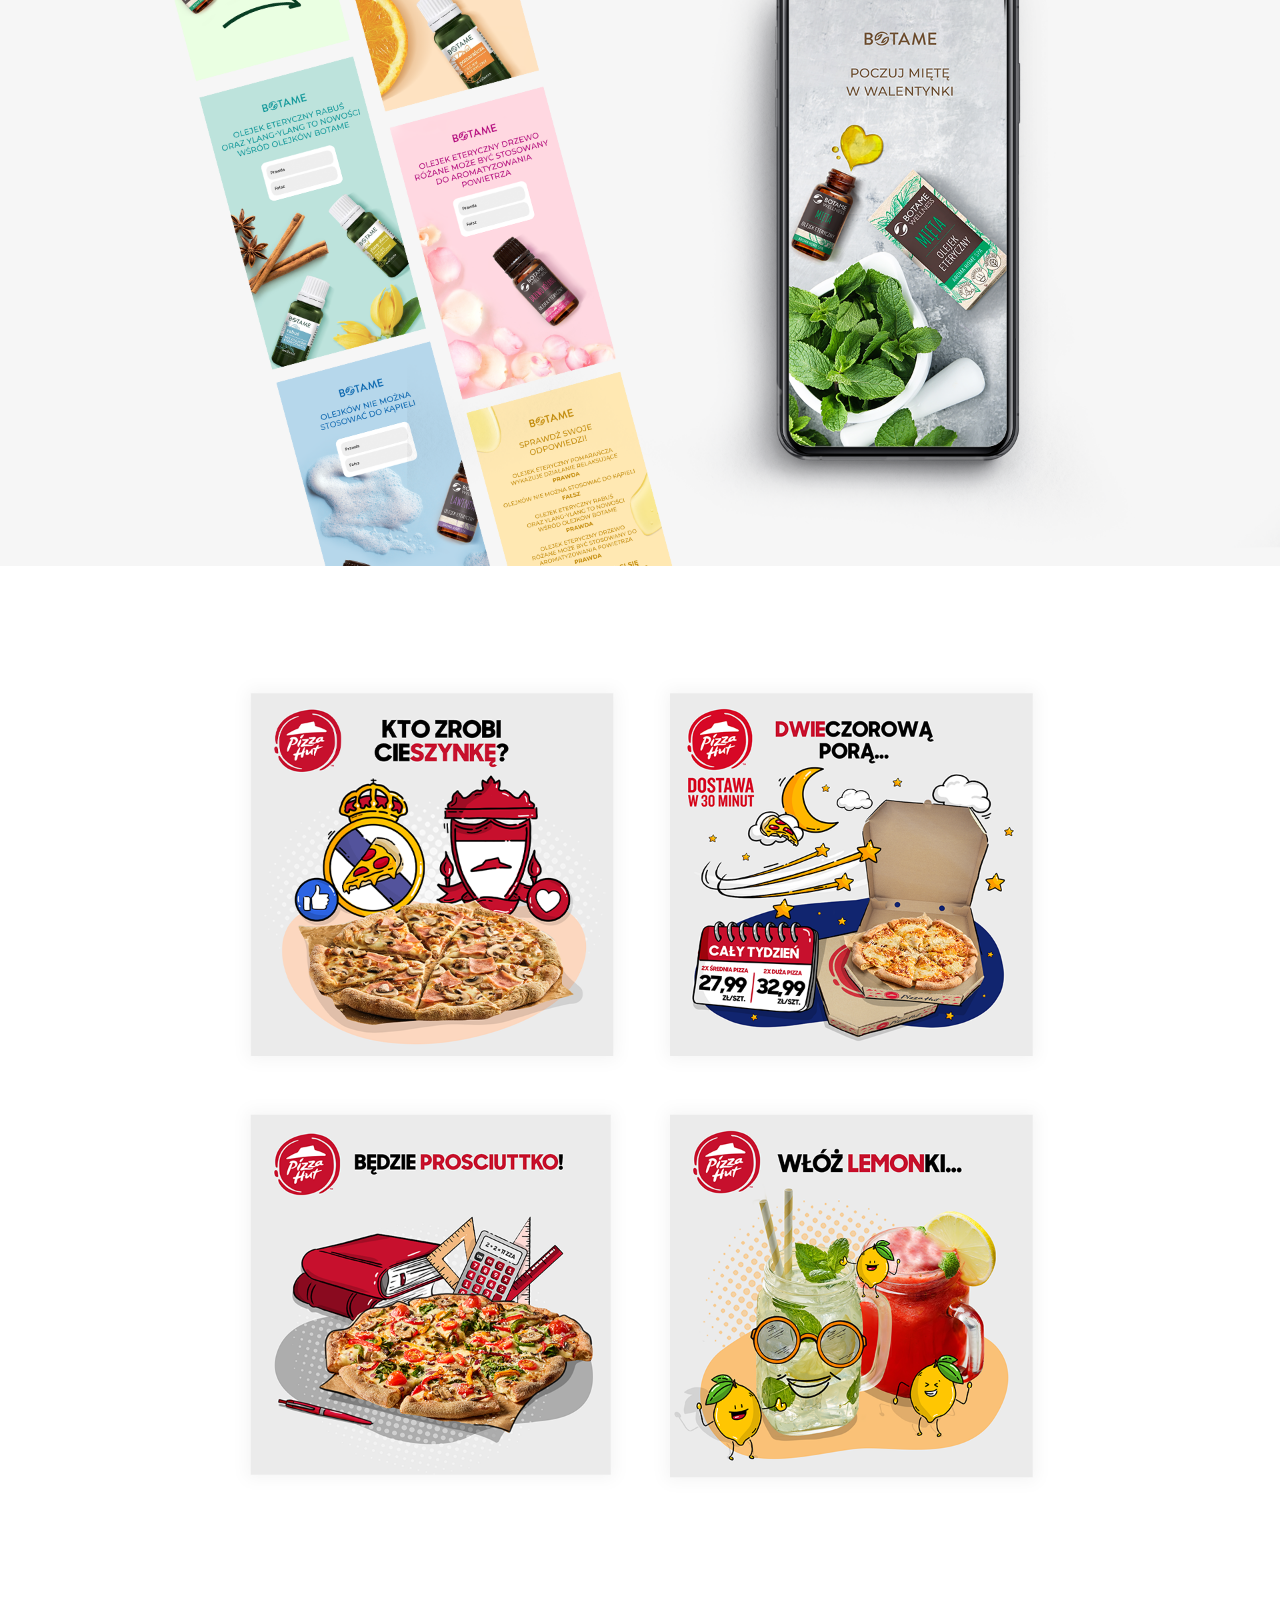
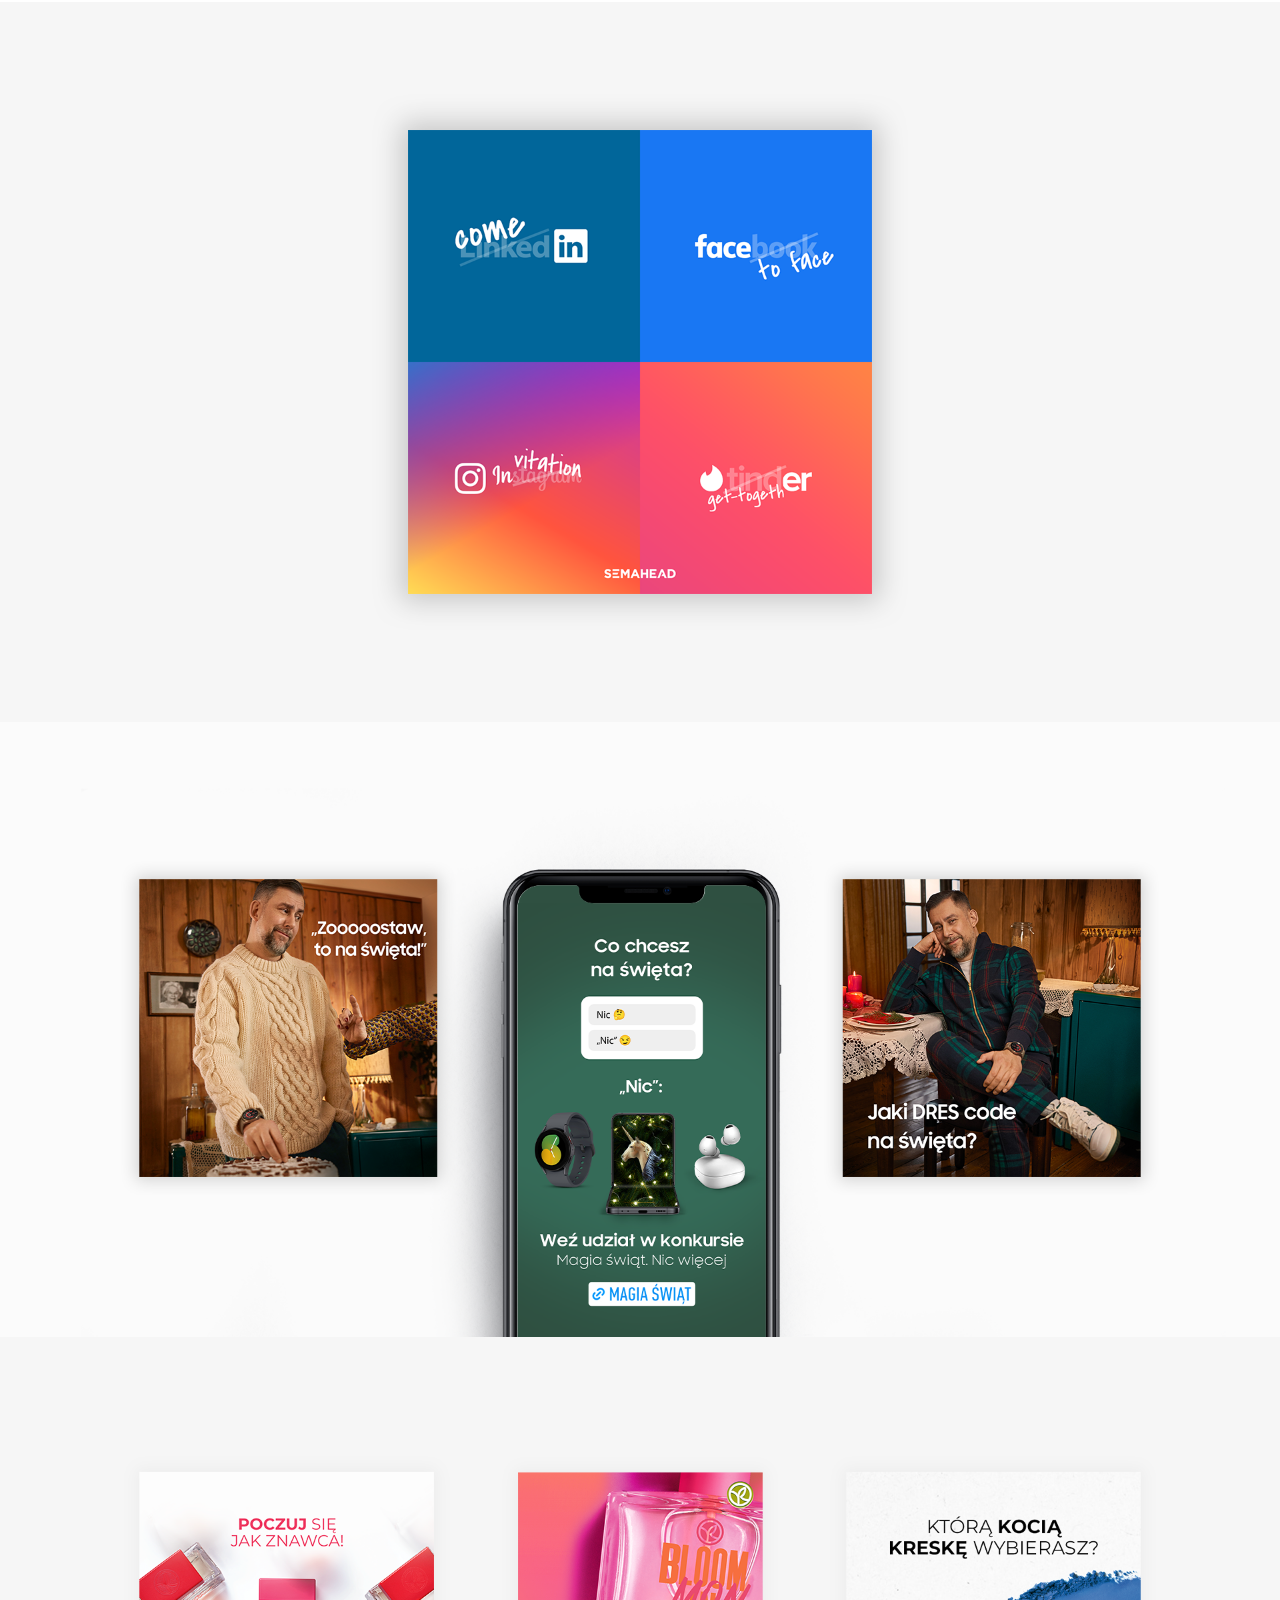
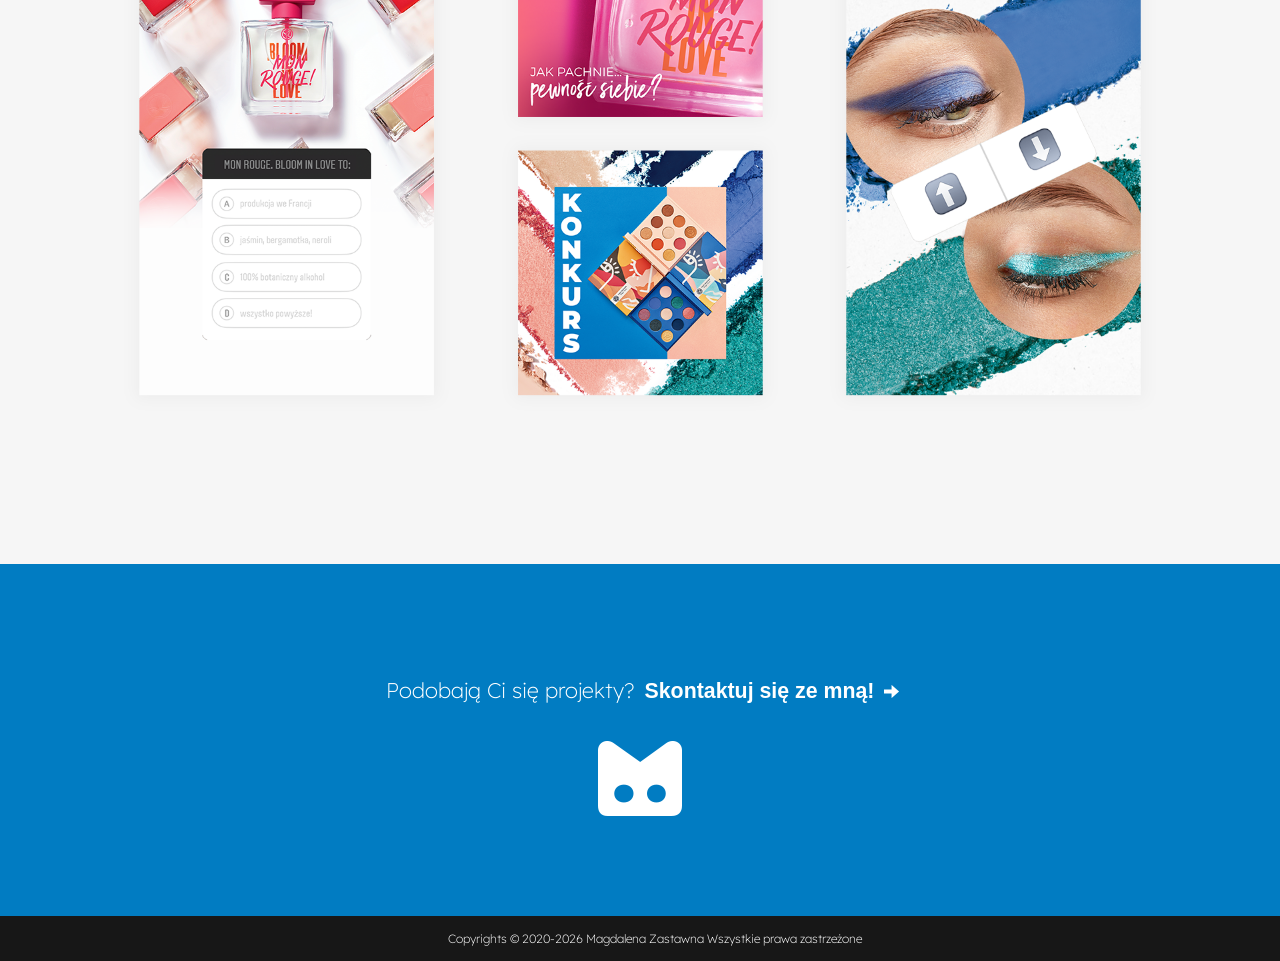
<file: social-media-post-design.html>
<html>
<head>
	<meta charset="UTF-8">
	<meta name="viewport" content="width=device-width, initial-scale=1">
<meta name="keywords" content="Graphic design, projektowanie graficzne, branding, logo, website">
<meta content="Graphic Design - projektowanie graficzne - logo, branding, webdesign, ads design, art." name="description">
<title>Social media post design</title>
</head>
<body>
	<div class="close"><a href="index.html#ads" class="close-btn"><div id="icon" class="Icon">
  <span></span>
  <span></span>
  <span></span>
</div></a></div>
<div class="portfolio">
	<h1><img src="img/sm/sm1.png" alt="Social media post design"></h1>
	<div style="background-color: #fff" class="content">
	<div class="description2"><br><br><br>
		<div class="paragraf-left"><h3>PROJEKT</h3>
		<p>Projekty grafik do social mediów (Facebook, Instagram feed & stories) dla Nutella, Botame,
Yves Rocher, Samsung, Pizza Hut stworzone we współpracy z agencją Hand Made oraz RTM dla Semahead.</p></div>
		<div class="paragraf-center"><h3>DATA</h3>
		<p>2020-2023</p></div>
		<div class="paragraf-right"><h3>SKILLE</h3>
		<p>digital design<br>
marketing<br>
RTM (Real Time Marketing)</p></div><br></div>

	<img src="img/sm/sm2.png">
	<div class="tlo1"><img src="img/sm/sm3.png"></div>
	<img src="img/sm/sm4.png">
	<img src="img/sm/sm5.png">
	<img src="img/sm/sm6.png">
	<img src="img/sm/sm7.png">
</div></div>


	<div class="kontakt"><div class="bg-sm">
                <p><a class="sm" href="kontakt.html">Podobają Ci się projekty? <span class="btn2">Skontaktuj się ze mną!</span></a></p><div class="arrow"><a href="kontakt.html"><img src="img/arrow-white.png"></a></div>
                	<div class="kontakt-icon"><img src="img/kontakt-white.png"></div>

                </div></div>
	<footer>
	<p>Copyrights © 2020-2026 Magdalena Zastawna Wszystkie prawa zastrzeżone</p>
</footer>

		<link rel="preconnect" href="https://fonts.googleapis.com">
<link rel="preconnect" href="https://fonts.gstatic.com" crossorigin>
<link href="https://fonts.googleapis.com/css2?family=Lexend+Deca:wght@200;300;700&display=swap" rel="stylesheet">
		<link rel="stylesheet" type="text/css" href="css/style.css">
<script type="text/javascript">
	var icon = document.getElementById("icon");

icon.onmouseenter = function() {
  if (this.className === "Icon") {
    this.className = "Icon open"; 
  } else {
    this.className = "Icon";
  }
};
icon.onmouseleave = function() {
  if (this.className === "Icon open") {
    this.className = "Icon"; 
  } else {
    this.className = "Icon open";
  }
};

</script>
</body>
</html>
</file>
<file: css/style.css>
a,
abbr,
acronym,
address,
applet,
article,
aside,
audio,
b,
big,
blockquote,
body,
canvas,
caption,
center,
cite,
code,
dd,
del,
details,
dfn,
div,
dl,
dt,
em,
embed,
fieldset,
figcaption,
figure,
footer,
form,
h1,
h2,
h3,
h4,
h5,
h6,
header,
hgroup,
html,
i,
iframe,
img,
ins,
kbd,
label,
legend,
li,
mark,
menu,
nav,
object,
ol,
output,
p,
pre,
q,
ruby,
s,
samp,
section,
small,
span,
strike,
strong,
sub,
summary,
sup,
table,
tbody,
td,
tfoot,
th,
thead,
time,
tr,
tt,
u,
ul,
var,
video {
    margin: 0;
    padding: 0;
    border: 0;
    font: inherit;
    vertical-align: baseline;
}
html {

  background-color: #f9f9f9;
}
.header {
	background-color: #171717;
}

.nav a {
	text-decoration: none;
}
.nav-list{
  background-color: #171717;
  vertical-align: middle;
}
.nav-list li {
	display: inline-block;
	vertical-align: middle;
}
.nav-item{
	padding: 15px 30px;
  float: right;
}
.nav-item a{
	font-family: 'Lexend Deca';
	color: white;
	font-size: 14pt;
	font-weight: 200;
  } 
.nav-item2{
	display: inline-block;
  text-align: left;
  padding-left: 30px;
}
.btn{
padding: 5px 0px;
  margin:10px 4px;
  font-family: sans-serif;
  position: relative;
  text-decoration: none;
  display:inline-block;
}

.btn::before {
  content: '';
  position: absolute;
  bottom: 0%;
  left: 0px;
  width: 100%;
  height: 1px;
  background: #fff;
  display: block;
  -webkit-transform-origin: right top;
  -ms-transform-origin: right top;
  transform-origin: right top;
  -webkit-transform: scale(0, 1);
  -ms-transform: scale(0, 1);
  transform: scale(0, 1);
  -webkit-transition: transform 0.4s cubic-bezier(1, 0, 0, 1);
  transition: transform 0.4s cubic-bezier(1, 0, 0, 1)
}

.btn:hover::before {
  -webkit-transform-origin: left top;
  -ms-transform-origin: left top;
  transform-origin: left top;
  -webkit-transform: scale(1, 1);
  -ms-transform: scale(1, 1);
  transform: scale(1, 1)
}
.btn2{
padding: 5px 0px;
  margin:10px 4px;
 
  font-family: sans-serif;
  text-align: center;
  position: relative;
  text-decoration: none;
  display:inline-block;}

.btn2::before {
  content: '';
  position: absolute;
  bottom: 0%;
  left: 0px;
  width: 100%;
  height: 1px;
  background: #fff;
  display: block;
  -webkit-transform-origin: right top;
  -ms-transform-origin: right top;
  transform-origin: right top;
  -webkit-transform: scale(0, 1);
  -ms-transform: scale(0, 1);
  transform: scale(0, 1);
  -webkit-transition: transform 0.4s cubic-bezier(1, 0, 0, 1);
  transition: transform 0.4s cubic-bezier(1, 0, 0, 1)
}

.btn2:hover::before {
  -webkit-transform-origin: left top;
  -ms-transform-origin: left top;
  transform-origin: left top;
  -webkit-transform: scale(1, 1);
  -ms-transform: scale(1, 1);
  transform: scale(1, 1)
}
.gif{
  padding-bottom: 100px;
  padding-left: 20px;
  padding-right: 20px;
}
.grid {
    position: relative;
    margin: 0 auto;
    max-width: 100%;
    list-style: none;
    text-align: center;
}
.grid figure {
    position: relative;
    float: left;
    overflow: hidden;
    min-width: 200px;
    max-width: 800px;
    max-height: 800px;
    width: 33.33%;
    background: #3085a3;
    text-align: center;
    cursor: pointer;
    font-family: 'Lexend Deca';
}

.grid figure img {
    position: relative;
    display: block;
   min-width: 20%;
    max-width: 100%;
    opacity: 1;
}

.grid figure figcaption {
    padding: 2em;
    color: #fff;
    font-size: 1.25em;
    font-family: 'Lexend Deca';
    -webkit-backface-visibility: hidden;
    backface-visibility: hidden;
}

.grid figure figcaption::before,
.grid figure figcaption::after {
    pointer-events: none;
}

.grid figure figcaption,
.grid figure figcaption > a {
    position: absolute;
    top: 0;
    left: 0;
    height: 100%;
}


.grid figure figcaption > a {
    z-index: 1000;
    text-indent: 200%;
    white-space: nowrap;
    font-size: 0;
    opacity: 0;
}

.grid figure h2 {
    font-weight: 700;
    font-family: 'Lexend Deca';
    text-transform: uppercase;
    opacity: 0;
}


.grid figure h2,
.grid figure p {
    margin: 0px;
}

.grid figure p {
    letter-spacing: 1px;
    line-height: 24px;

   
}
figure.effect-sadie figcaption::before {
  text-align: center;
    position: absolute;
    top: 0;
    left: 0;
    width: 200%;
    height: 100%;  
    content: '';
    opacity: 0;
    -webkit-transform: translate3d(0,50%,0);
    transform: translate3d(0,50%,0);
}
figure.effect-sadie figcaption.color1::before {
background: -webkit-linear-gradient(top, rgba(133,1,7,0) 0%, rgba(133,1,7,0.8) 75%);
    background: linear-gradient(to bottom, rgba(133,1,7,0) 0%, rgba(133,1,7,0.8) 75%);
}
figure.effect-sadie figcaption.color2::before {
background: -webkit-linear-gradient(top, rgba(0,0,0,0) 0%, rgba(0,0,0,0.8) 75%);
    background: linear-gradient(to bottom, rgba(0,0,0,0) 0%, rgba(0,0,0,0.8) 75%);
}
figure.effect-sadie figcaption.color3::before {
background: -webkit-linear-gradient(top, rgba(23,61,48,0) 0%, rgba(23,61,48,0.8) 75%);
    background: linear-gradient(to bottom, rgba(23,61,48,0) 0%, rgba(23,61,48,0.8) 75%);
}
figure.effect-sadie figcaption.color4::before {
background: -webkit-linear-gradient(top, rgba(249,68,123,0) 0%, rgba(249,68,123,0.8) 75%);
    background: linear-gradient(to bottom, rgba(249,68,123,0) 0%, rgba(249,68,123,0.8) 75%);
}
figure.effect-sadie figcaption.color5::before {
background: -webkit-linear-gradient(top, rgba(226,0,26,0) 0%, rgba(226,0,26,0.8) 75%);
    background: linear-gradient(to bottom, rgba(226,0,26,0) 0%, rgba(226,0,26,0.8) 75%);
}
figure.effect-sadie figcaption.color6::before {
background: -webkit-linear-gradient(top, rgba(249,68,123,0) 0%, rgba(249,68,123,0.8) 75%);
    background: linear-gradient(to bottom, rgba(249,68,123,0) 0%, rgba(249,68,123,0.8) 75%);
}
figure.effect-sadie figcaption.color7::before {
background: -webkit-linear-gradient(top, rgba(253,129,96,0) 0%, rgba(253,129,96,0.8) 75%);
    background: linear-gradient(to bottom, rgba(253,129,96,0) 0%, rgba(253,129,96,0.8) 75%);
}
figure.effect-sadie figcaption.color8::before {
background: -webkit-linear-gradient(top, rgba(255,213,28,0) 0%, rgba(255,213,28,0.8) 75%);
    background: linear-gradient(to bottom, rgba(255,213,28,0) 0%, rgba(255,213,28,0.8) 75%);
}
figure.effect-sadie figcaption.color9::before {
background: -webkit-linear-gradient(top, rgba(120,0,176,0) 0%, rgba(120,0,176,0.8) 75%);
    background: linear-gradient(to bottom, rgba(120,0,176,0) 0%, rgba(120,0,176,0.8) 75%);
}
figure.effect-sadie h2 {
    position: absolute;
    top: 58%;
    left: 0;
    width: 100%;
    -webkit-transition: -webkit-transform 0.35s, color 0.35s;
    transition: transform 0.35s, color 0.35s;
    -webkit-transform: translate3d(0,-50%,0);
    transform: translate3d(0,-50%,0);
}

figure.effect-sadie figcaption::before,
figure.effect-sadie p {
    -webkit-transition: opacity 0.35s, -webkit-transform 0.35s;
    transition: opacity 0.35s, transform 0.35s;
}

figure.effect-sadie p {
    position: relative;
    padding: 2em;
  	top: 50%;
    opacity: 0;
    -webkit-transform: translate3d(0,50px,0);
    transform: translate3d(0,50px,0);
}

figure.effect-sadie:hover h2 {
    color: #fff;
    opacity: 1;
    -webkit-transform: translate3d(0,-50%,0) translate3d(0,-40px,0);
    transform: translate3d(0,-50%,0) translate3d(0,-40px,0);
}

figure.effect-sadie:hover figcaption::before ,
figure.effect-sadie:hover p {
    opacity: 1;
    -webkit-transform: translate3d(0,0,0);
    transform: translate3d(0,0,0);
}
.portfolio img{
	max-width: 100%;
}
.portfolio2 img{
  max-width: 100%;
}
.close{
	float: right;
}
.close-btn{
	margin: 20px;
	position: fixed;
	right: 1px;
	z-index: 3;
}

.Icon {
  width: 50px;
  height: 50px;
  position: relative;
  transform: rotate(0deg);
  transition: .5s ease-in-out;
  cursor: pointer;
}

.Icon span {
  display: block;
  position: absolute;
  left: 0;
  top: 23px;
  height: 8px;
  width: 100%;
  background: #000;
  border-radius: 4px;
  transform: rotate(0deg);
  transition: .2s ease-in-out;
}

.Icon span:nth-child(1),
.Icon span:nth-child(3) {
  width: 50%;
  transform: rotate(45deg);
}

.Icon span:nth-child(1) {
  left: 3px;
  top: 15px;
}

.Icon span:nth-child(2) {
  transform: rotate(-45deg);
}

.Icon span:nth-child(3) {
  left: 20px;
  top: 31px;
}

.Icon.open span:nth-child(1),
.Icon.open span:nth-child(3) {
    left: -1px;
}

.Icon.open span:nth-child(1) {
  top: 15px;
  transform: rotate(135deg);
}

.Icon.open span:nth-child(2) {
  transform: rotate(0deg);
}

.Icon.open span:nth-child(3) {
  top: 31px;
  transform: rotate(45deg);
}
.content {
	background-color: #fff;
	text-align: center;
}
.description{
	position: relative;
	z-index: 1;
}
.description2{
	padding-top: 90px;
	padding-bottom: 50px;
	margin: auto;
	width: 1050px;
	text-align: center;
}
.paragraf-left{
	display: inline-block;
	float: left;
	width: 300px;
	text-align: left;
}
.paragraf-center{
	display: inline-block;
	width: 300px;
}
.paragraf-right{
	display: inline-block;
	text-align: right;
	float: right;
	width: 300px;
}
.paragraf-left h3 {
	font-size: 14pt;
	font-weight: 700;
	padding-bottom: 5px;
	font-family: 'Lexend Deca';
}
.paragraf-center h3 {
	font-size: 14pt;
	font-weight: 700;
	padding-bottom: 5px;
	font-family: 'Lexend Deca';
}
.paragraf-right h3 {
	font-size: 14pt;
	font-weight: 700;
	padding-bottom: 5px;
	font-family: 'Lexend Deca';
}
.paragraf-left p{
	font-size: 11pt;
	font-weight: 200;
	line-height: 17pt;
}
.paragraf-center p{
	font-size: 11pt;
	font-weight: 200;
	line-height: 17pt;
}
.paragraf-right p{
	font-size: 11pt;
	font-weight: 200;
	line-height: 17pt;
}
.description-img {
	z-index: 2;
	
}
.description-column {
	z-index: 3;
	position: absolute;
	width:300px;
	margin: 60px;
}

.portfolio {
	font-family: 'Lexend Deca';
  text-align: center;
}
.portfolio2 {
  font-family: 'Lexend Deca';
  text-align: center;
}
.paragraf h3{
	font-size: 14pt;
	font-weight: 700;
	padding-bottom: 5px;
	font-family: 'Lexend Deca';
  text-align: left;
}
.paragraf {
	padding-bottom: 20px;
}
.paragraf p{
	font-size: 11pt;
	font-weight: 200;
	line-height: 17pt;
  text-align: left;
}
.foto {
	margin: 100px;
}
.foto2{
  margin: 100px;
  text-align: center;
}
.high1{
	text-align: center;
	background-color: #f9d5e0;
}
.high2{
	background-color: #0f0a1a;
	margin-top: 70px;
}
.high3{
	background-color: #2a2f22;
}
.high4{
	background-color: #fc2653;
}
.kontakt{
	text-align: center;
	background-color: #171717;

}
.kontakt a{
	text-decoration: none;
	color: #fff;
}
.smhd a{
	color: #fff;
}
.bg-smhd {
	background-color: #b4141b; 
}
.bg-smhd a {
	color: #fff;
}
.high a{
	color: #fff;
}
.bg-high {
	background-color: #1f1f1f; 
}
.bg-high a {
	color: #fff;
}
.poster a{
	color: #fff;
}
.bg-poster {
	background-color: #3ea0a9; 
}
.bg-poster a {
	color: #fff;
}
.nike a{
	color: #fff;
}
.bg-nike {
	background-color: #814785; 
}
.bg-nike a {
	color: #fff;
}
.ga a{
	color: #fff;
}
.bg-ga {
	background-color: #fc9438; 
}
.bg-ga a {
	color: #fff;
}
.sm a{
	color: #fff;
}
.bg-sm {
	background-color: #017cc2; 
}
.bg-sm a {
	color: #fff;
}
.fotom a{
	color: #fff;
}
.bg-fotom {
	background-color: #48c8d0; 
}
.bg-fotom a {
	color: #fff;
}
.dance a{
	color: #fff;
}
.bg-dance {
	background-color: #ce8382; 
}
.bg-dance a {
	color: #fff;
}
.spleen a{
	color: #fff;
}
.bg-spleen {
	background-color: #008179; 
}
.bg-spleen a {
	color: #fff;
}
.dm a{
	color: #fff;
}
.bg-dm {
	background-color: #e2001a;
}
.bg-dm a {
	color: #fff;
}
.forum a{
	color: #fff;
}
.bg-forum {
	background-color: #171717; 
}
.bg-forum a {
	color: #fff;}
.kolaz a{
	color: #fff;
}
.bg-kolaz {
	background-color: #101010; 
}
.bg-kolaz a {
	color: #fff;
}
.tlo1{
	background-color: #f6f6f6;
}

.kontakt p{
	margin-top: 100px;
	margin-bottom: 20px;
	font-family: 'Lexend Deca';
  font-weight: 200;
	font-size: 16pt;
	vertical-align: middle;
	display: inline-block;
}
.kontakt p span{
	font-weight: 700;
}
.arrow {
	vertical-align: middle;
	display: inline-block;
	width: 10px;
	margin-top: 100px;
	margin-bottom: 20px;
	padding-left: 6px;

}
.kontakt-icon {
	padding-bottom: 100px;
}
footer {
	background-color: #171717;
	padding: 15px;
	display: inline-block;
	width: 100%;
	text-align: center;
	color: white;
	font-size: 12px;
	font-family: 'Lexend Deca';
	font-weight: 200;
	text-decoration: none;
}
.nav-mobile{
  display: none;
}
.contact-content{
  text-align: center;
  margin: 0 auto;
  background-color: #171717;
  padding-top: 50px;
}

.contact-list li {
  display: inline-block;
  vertical-align: middle;
}
.contact-copy2{
 
  text-align: right;
}
.contact-copy2 p{
  font-family: 'Lexend Deca';
  font-weight: 200;
  font-size: 10pt;
  text-align: right;
  color: white;
  line-height: 20pt;
}
.contact-copy2 span{
  font-weight: 800;
  font-size:28pt;
  line-height: 38pt;
}
.contact-copy2 a{
  text-decoration: none;
  color: white;
}
.contact-photo{
  display: inline-block;
}
.ikony img{
  height: 40px;
  margin-left: 10px;
}
.spec{
  padding-top: 20px;
}
.spec span{
  font-weight: bold;
  color: #3e3e3e;
  font-size: 10pt;
  line-height: 16pt;
}
.yt {
    padding: 150px 0px;
    background-color: #E8E8E8;
}

@media (min-width: 300px) and (max-width: 620px){
  .grid figure{
    width: 100%;
  }
  .nav-item{
    padding: 10px 30px;
  }
  .nav-item a{
    font-size: 16px;
  }
  .nav-item2 img{
    width: 80%;
  }
  .gif img{
    width: 90%;
  }
  .paragraf h3{
    text-align: center;
  }
  .paragraf p{
    text-align: center;
  }


}

@media (min-width: 300px) and (max-width: 599px){
   .contact-copy1 p {
  font-size: 30pt;
  line-height: 36pt;
  }
  .contact-copy2 p {
  font-size: 12pt;
  text-align: center;
  }
  .contact-copy1 {
  padding: 30px 30px;
  width: 250px;
  text-align: center;
  }
  .contact-copy2 {
  padding: 30px 30px;
  width: 250px;
  }
  .contact-photo img{
    margin: 0px;
  }
.ikony {
  text-align: center;
}
.ikony img{
  margin: 0 15;
}}

@media (min-width: 600px) and (max-width: 900px){
.grid figure figcaption {
        font-size: 0.7em;
      }
.grid figure p {
    line-height: 16px;   
}
.nav-item{
  padding: 14px 20px;
}
 .nav-item2 img{
    width: 80%;
  }
   .nav-item a{
    font-size: 16px;
  }
  .gif img{
    width: 100%;
    padding: 50px 0px;
  }
.contact-photo img{
    width: 220px;
  }
  .contact-copy1 p {
  font-size: 15pt;
  line-height: 28pt;
  }
  .contact-copy2 p {
  font-size: 9pt;
  line-height: 14pt;
  }
  .contact-copy2 span{
    font-size: 16pt;
    line-height: 23pt;
  }
  .spec span{
    font-size: 8pt;
    line-height: 14pt;
  }
  .contact-copy1 {
  padding: 0 10px;
  width: 120px;
  }
  .contact-copy2 {
  padding: 0 10px;
  }
  .contact-list li{
    margin: 0;
  }
  .blackBox {
    margin-left: 0px;
}

}



@media (min-width: 900px) and (max-width: 1200px){
.gif img{
    width: 100%;
  }

}



@media (min-width: 901px) and (max-width: 1150px){
.grid figure figcaption {
        font-size: 1em;
      }
.grid figure p {
    line-height: 20px;  
}
  }



@media (min-width: 300px) and (max-width: 560px){
.arrow {
 display: none;
}
.kontakt p{
  font-size: 15px;
  padding-left: 10px;
  padding-right: 10px;
}
}



@media (min-width: 300px) and (max-width: 768px) {
 
.description-column {
  z-index: 1;
  position: relative;
  width: auto;
  margin: 0px;
  padding: 20px;
  background-color: #e8e8e8;
}
.paragraf h3{
  font-size: 12pt;
    text-align: center;
  }
  .paragraf p{
    text-align: center;
  }
.description2{
  padding-top: 30px;
  width: 300px;
  display: block;
  padding-left: 30px;
  padding-bottom: 40px;
}
.paragraf-left{
  width: 250px;
  text-align: center;
}
.paragraf-center{
  width: 250px;
  text-align: center;
  float: left;
  padding-top: 15px;
}
.paragraf-right{
 float: left;
 text-align: center;
  width: 250px;
  padding-top: 15px;
}
.foto{
  margin: 20px;
}
.foto2{
  margin: 0px;
  text-align: center;
}
.portfolio2 img{
  max-width: 90%;
}
.portfolio{
  text-align: center;
}
.portfolio2{
  text-align: center;
}
.high2{
  margin-top: 240px;
}
footer {
  padding: 15px 0px;
}
 .yt iframe{
    width: 300px;
    height: 168px;
  }
}


@media (min-width: 768px) and (max-width: 980px) {
.description-column{
  margin: 30px;
}
.description2{
  width: 720px;
  padding-top: 50px;
}
.paragraf h3{
  font-size: 12pt;
}
.paragraf-left{
  width: 220px;
}
.paragraf-center{
  width: 220px;
}
.paragraf-right{
  width: 220px;
}
.portfolio2 img{
  max-width: 90%;
}
.foto{
  margin: 20px;
}
.foto2{
  margin: 0px;
  text-align: center;
}
.portfolio2{
  text-align: center;
}
 .yt iframe{
    width: 600px;
    height: 337px;
  }
}

@media (min-width: 981px) and (max-width: 1200px){
  .description2{
  width: 900px;
}
.foto{
  margin: 40px;
}
.foto2{
  margin: 0px;
  text-align: center;
}
.portfolio2{
  text-align: center;
}
.portfolio2 img{
  max-width: 90%;
}
.description2{
  padding-top: 40px;
}

}

@media (min-width: 1201px) and (max-width: 1400px){
  .foto{
  margin: 40px;
}
.foto2{
  margin: 0px;
  text-align: center;
}
.portfolio2 img{
  max-width: 90%;
}
.portfolio2{
  text-align: center;
}
.description2{
  padding-top: 40px;
}

}

@media (min-width: 1151px) and (max-width: 1300px){
  .grid figure figcaption {
        font-size: 1.1em;
}
}
@media (min-width: 1100px) and (max-width: 1450px) {
  .contact-copy1 p {
  font-size: 50pt;
  line-height: 56pt;
  }
  .contact-copy2 p {
  font-size: 14pt;
  }
  .contact-copy1 {
  padding: 0 30px;
  width: 280px;
  }
  .contact-copy2 {
  padding: 0 30px;

  }
}
@media (min-width: 901px) and (max-width: 1149px) {
  .contact-copy1 p {
  font-size: 35pt;
  line-height: 40pt;
  }
  .contact-copy2 p {
  font-size: 13pt;
  }
  .contact-copy1 {
  padding: 0 15px;
  width: 200px;
  }
  .contact-copy2 {
  padding: 0 15px;
 
  }
}
.myClass {
  margin-top: 40px;
  margin-bottom: 40px;
}
.clear {
  clear: both;
}
.blackBox {
  margin-left: 22px;
}
.yt{
  padding: 150px 0px;
  background-color: #E8E8E8;
}
.scrollTopButton {
  background-color: #171717;
  width: 50px;
  height: 50px;
  text-align: center;
  border-radius: 4px;
  position: fixed;
  bottom: 30px;
  right: 30px;
  transition: all 0.5s ease-in-out;
  z-index: 100000;
  visibility: hidden;
  overflow: hidden;
}
.scrollTopButton::after {
  content: "\f077";
  font-family: FontAwesome;
  font-weight: 300;
  font-style: normal;
  font-size: 2em;
  line-height: 50px;
  color: #fff;
}
.scrollTopButton:hover {
  cursor: pointer;
  background-color: #ffbd1a;
}

.scrollTopButton.show {
     visibility: visible;
     cursor: pointer;
     transition: all 0.5s ease-in-out;
}
</file>
